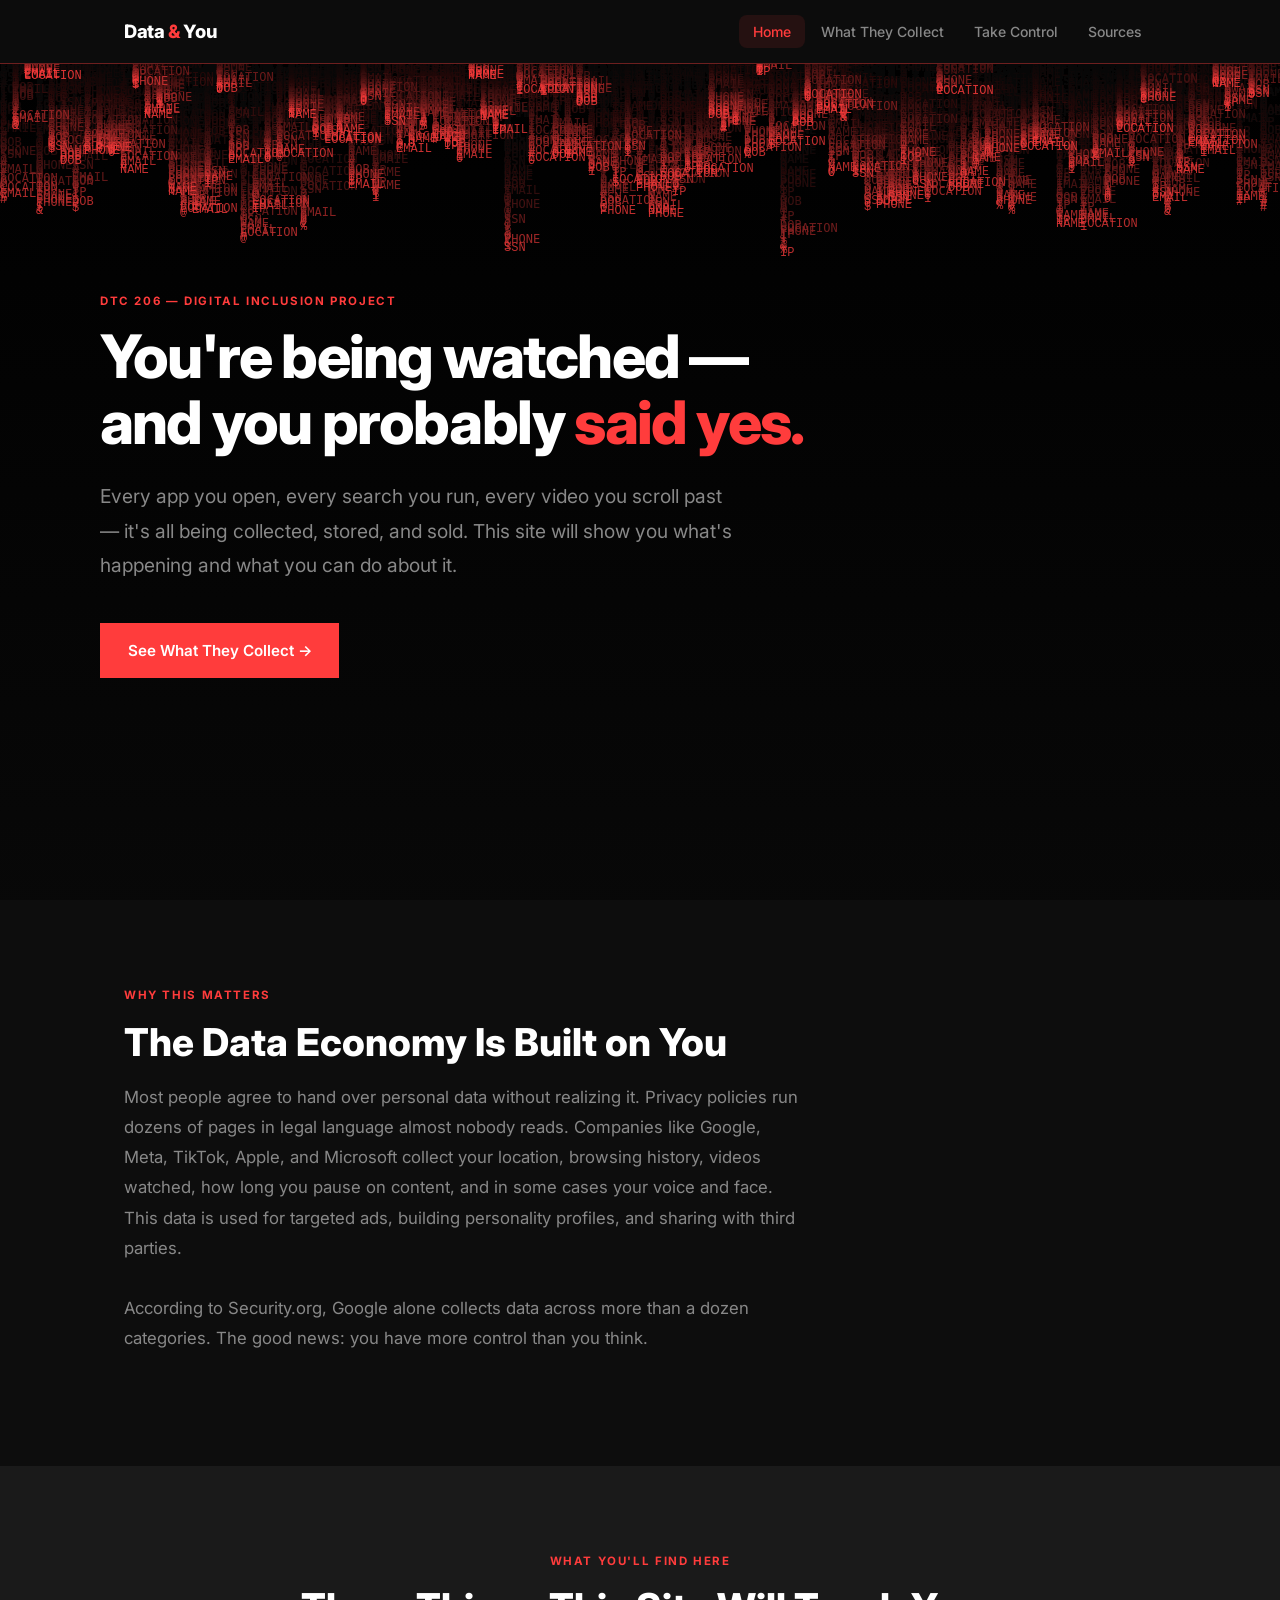
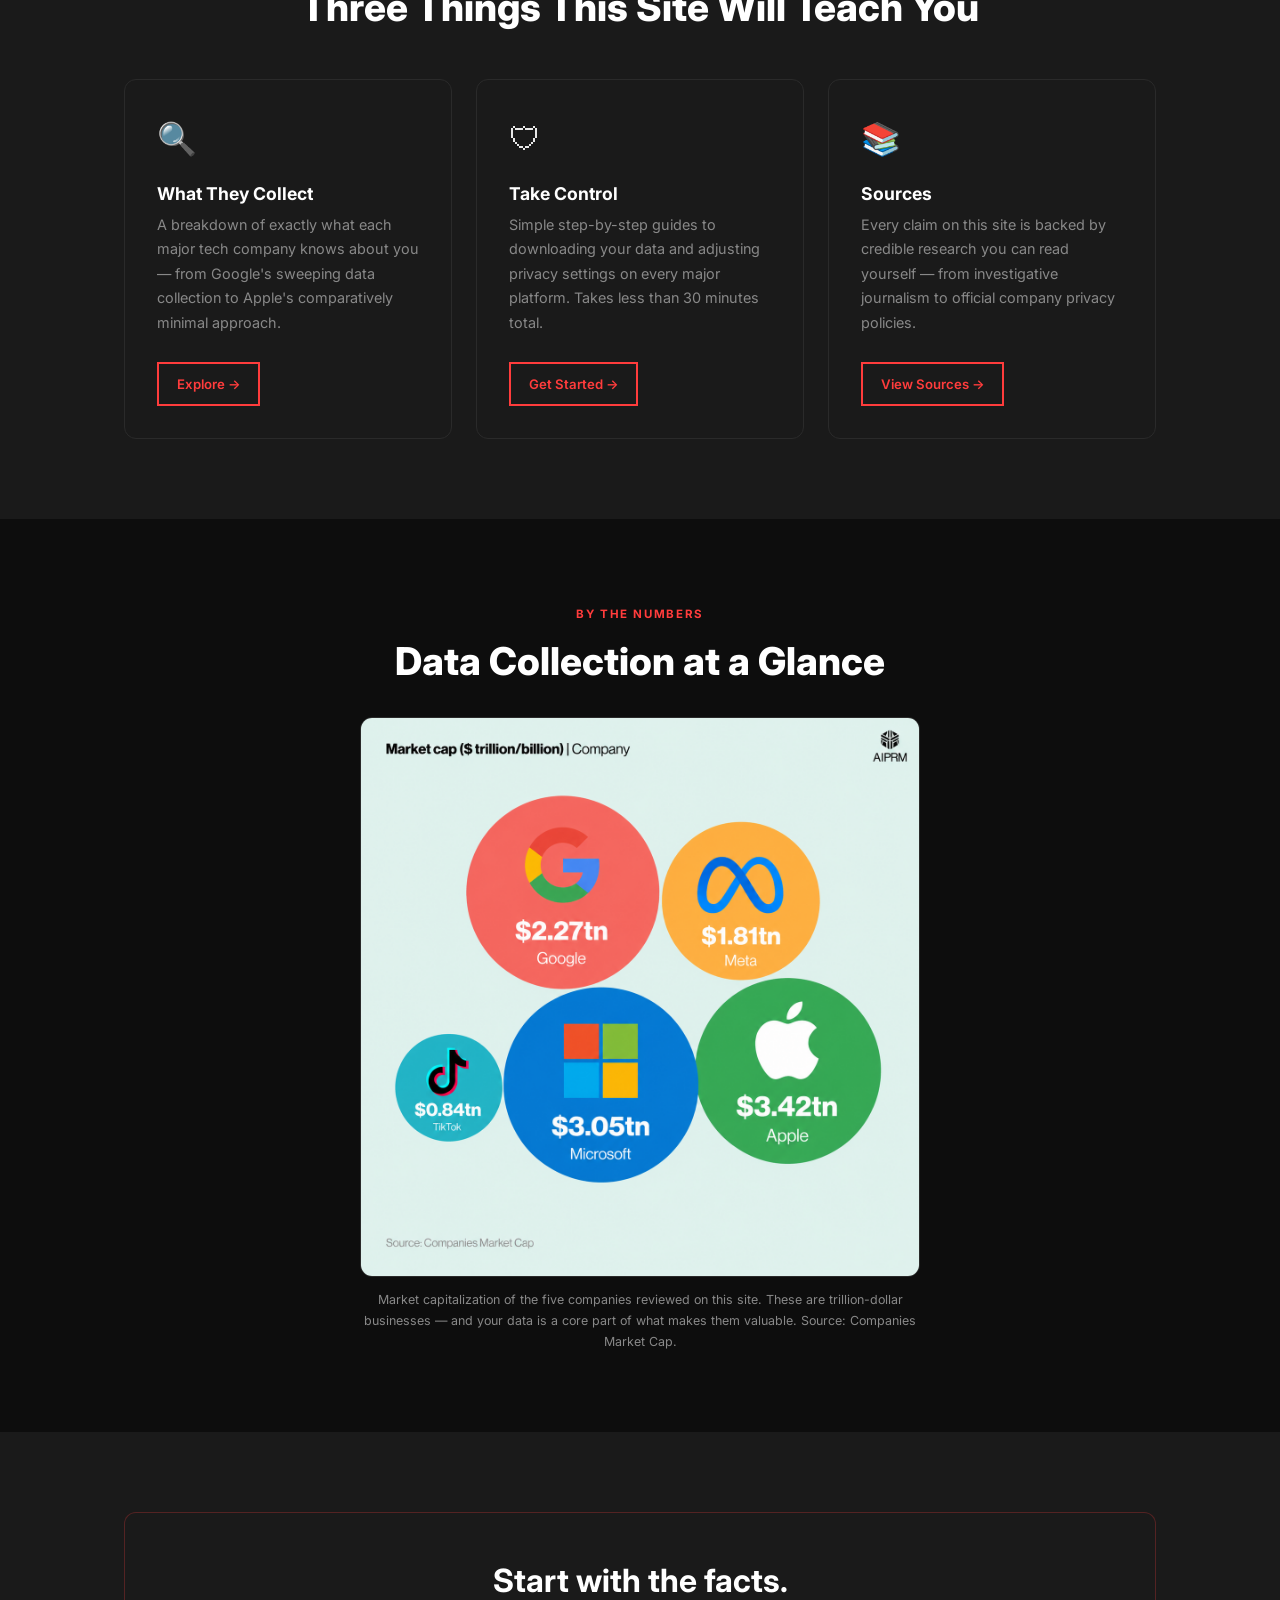
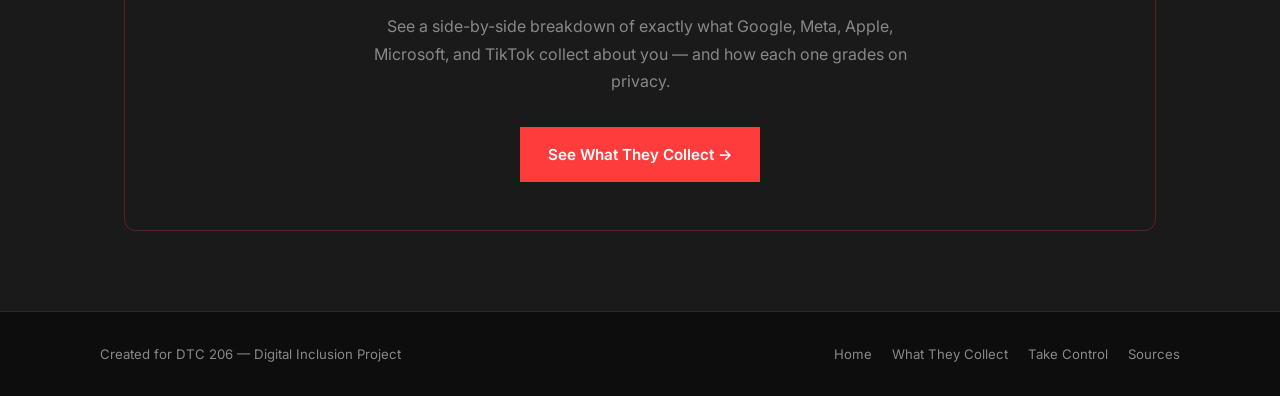
<file: index.html>
<!DOCTYPE html>
<html lang="en">
<head>
  <meta charset="UTF-8" />
  <meta name="viewport" content="width=device-width, initial-scale=1.0" />
  <title>Data & You — Digital Privacy Awareness</title>
  <link rel="stylesheet" href="styles.css" />
</head>
<body>

  <nav class="nav">
    <div class="nav__inner">
      <a href="index.html" class="nav__brand">Data <span>&</span> You</a>
      <button class="nav__toggle" aria-label="Toggle navigation"
        onclick="this.nextElementSibling.classList.toggle('open')">
        <span></span><span></span><span></span>
      </button>
      <ul class="nav__links">
        <li><a href="index.html" class="active">Home</a></li>
        <li><a href="what-they-collect.html">What They Collect</a></li>
        <li><a href="take-control.html">Take Control</a></li>
        <li><a href="sources.html">Sources</a></li>
      </ul>
    </div>
  </nav>

  <section class="hero">
    <!-- Matrix rain canvas — z-index 0 -->
    <canvas id="matrix-bg" aria-hidden="true"></canvas>
    <!-- Gradient overlay for text readability — z-index 0 -->
    <div class="hero__overlay" aria-hidden="true"></div>
    <!-- Hero content — z-index 1 -->
    <div class="hero__inner">
      <span class="eyebrow">DTC 206 — Digital Inclusion Project</span>
      <h1>You're being watched —<br>and you probably <em>said yes.</em></h1>
      <p class="hero__sub">
        Every app you open, every search you run, every video you scroll past — it's all being collected, stored, and sold. This site will show you what's happening and what you can do about it.
      </p>
      <a href="what-they-collect.html" class="btn btn--teal">See What They Collect →</a>
    </div>
  </section>

  <script>
    (function () {
      var canvas = document.getElementById('matrix-bg');
      var ctx = canvas.getContext('2d');
      var FONT = 12;

      // Character pool: symbols + data words
      var SYMS = ['0','1','0','1','0','1','@','#','$','%','&',
                  'NAME','EMAIL','LOCATION','DOB','IP','SSN','PHONE'];

      var cols, drops, speeds;

      function setup() {
        var hero = canvas.parentElement;
        canvas.width  = hero.offsetWidth;
        canvas.height = hero.offsetHeight;

        var mobile = window.innerWidth < 768;
        var totalCols = Math.floor(canvas.width / FONT);
        cols = mobile ? Math.floor(totalCols / 2) : totalCols;

        drops = [];
        speeds = [];
        for (var i = 0; i < cols; i++) {
          // Stagger starts so columns don't all begin at top together
          drops[i]  = Math.floor(Math.random() * -(canvas.height / FONT));
          speeds[i] = 1 + Math.random() * 2; // 1–3 px per frame
        }
      }

      function draw() {
        // Fade trail toward background color
        ctx.fillStyle = 'rgba(13, 13, 13, 0.07)';
        ctx.fillRect(0, 0, canvas.width, canvas.height);

        ctx.font = FONT + 'px monospace';

        var mobile    = window.innerWidth < 768;
        var colStep   = mobile ? FONT * 2 : FONT;

        for (var i = 0; i < cols; i++) {
          var x   = i * colStep;
          var y   = drops[i];
          var sym = SYMS[Math.floor(Math.random() * SYMS.length)];

          // Leading character — bright red
          ctx.fillStyle = 'rgba(255, 60, 60, 0.85)';
          ctx.fillText(sym, x, y);

          // Advance this column
          drops[i] += speeds[i];

          // Reset column to top (with random delay) once it leaves the bottom
          if (drops[i] > canvas.height + FONT * 5 && Math.random() > 0.97) {
            drops[i] = 0;
          }
        }

        requestAnimationFrame(draw);
      }

      setup();

      // Resize canvas when window changes
      var resizeTimer;
      window.addEventListener('resize', function () {
        clearTimeout(resizeTimer);
        resizeTimer = setTimeout(setup, 150);
      });

      draw();
    })();
  </script>

  <section class="section">
    <div class="container">
      <span class="eyebrow">Why This Matters</span>
      <h2 class="section-title">The Data Economy Is Built on You</h2>
      <div class="section-lead" style="margin-bottom: 2rem;">
        <p>
          Most people agree to hand over personal data without realizing it. Privacy policies run dozens of pages in legal language almost nobody reads. Companies like Google, Meta, TikTok, Apple, and Microsoft collect your location, browsing history, videos watched, how long you pause on content, and in some cases your voice and face. This data is used for targeted ads, building personality profiles, and sharing with third parties.
        </p>
        <br>
        <p>
          According to Security.org, Google alone collects data across more than a dozen categories. The good news: you have more control than you think.
        </p>
      </div>


    </div>
  </section>

  <section class="section section--alt">
    <div class="container">
      <div class="text-center" style="margin-bottom: 3rem;">
        <span class="eyebrow">What You'll Find Here</span>
        <h2 class="section-title">Three Things This Site Will Teach You</h2>
      </div>

      <div class="card-grid">
        <div class="card">
          <div class="card__icon">🔍</div>
          <h3>What They Collect</h3>
          <p>A breakdown of exactly what each major tech company knows about you — from Google's sweeping data collection to Apple's comparatively minimal approach.</p>
          <br>
          <a href="what-they-collect.html" class="btn btn--outline btn--sm">Explore →</a>
        </div>
        <div class="card">
          <div class="card__icon">🛡</div>
          <h3>Take Control</h3>
          <p>Simple step-by-step guides to downloading your data and adjusting privacy settings on every major platform. Takes less than 30 minutes total.</p>
          <br>
          <a href="take-control.html" class="btn btn--outline btn--sm">Get Started →</a>
        </div>
        <div class="card">
          <div class="card__icon">📚</div>
          <h3>Sources</h3>
          <p>Every claim on this site is backed by credible research you can read yourself — from investigative journalism to official company privacy policies.</p>
          <br>
          <a href="sources.html" class="btn btn--outline btn--sm">View Sources →</a>
        </div>
      </div>
    </div>
  </section>

  <section class="section">
    <div class="container">
      <div class="text-center" style="margin-bottom: 2rem;">
        <span class="eyebrow">By the Numbers</span>
        <h2 class="section-title">Data Collection at a Glance</h2>
      </div>

      <figure style="max-width:560px; margin:0 auto; text-align:center;">
        <img
          src="infographic.png"
          alt="Bubble chart showing market capitalization of major tech companies: Apple $3.42 trillion, Microsoft $3.05 trillion, Google $2.27 trillion, Meta $1.81 trillion, TikTok $0.84 trillion"
          style="width:100%; border-radius:var(--radius); border:1px solid var(--border);"
        />
        <figcaption style="margin-top:0.75rem; font-size:0.78rem; color:var(--text-muted);">
          Market capitalization of the five companies reviewed on this site. These are trillion-dollar businesses — and your data is a core part of what makes them valuable. Source: Companies Market Cap.
        </figcaption>
      </figure>
    </div>
  </section>

  <section class="section section--alt">
    <div class="container">
      <div class="cta-banner">
        <h2>Start with the facts.</h2>
        <p>See a side-by-side breakdown of exactly what Google, Meta, Apple, Microsoft, and TikTok collect about you — and how each one grades on privacy.</p>
        <a href="what-they-collect.html" class="btn btn--teal">See What They Collect →</a>
      </div>
    </div>
  </section>

  <footer class="footer">
    <div class="footer__inner">
      <p class="footer__copy">Created for DTC 206 — Digital Inclusion Project</p>
      <ul class="footer__links">
        <li><a href="index.html">Home</a></li>
        <li><a href="what-they-collect.html">What They Collect</a></li>
        <li><a href="take-control.html">Take Control</a></li>
        <li><a href="sources.html">Sources</a></li>
      </ul>
    </div>
  </footer>

</body>
</html>
</file>
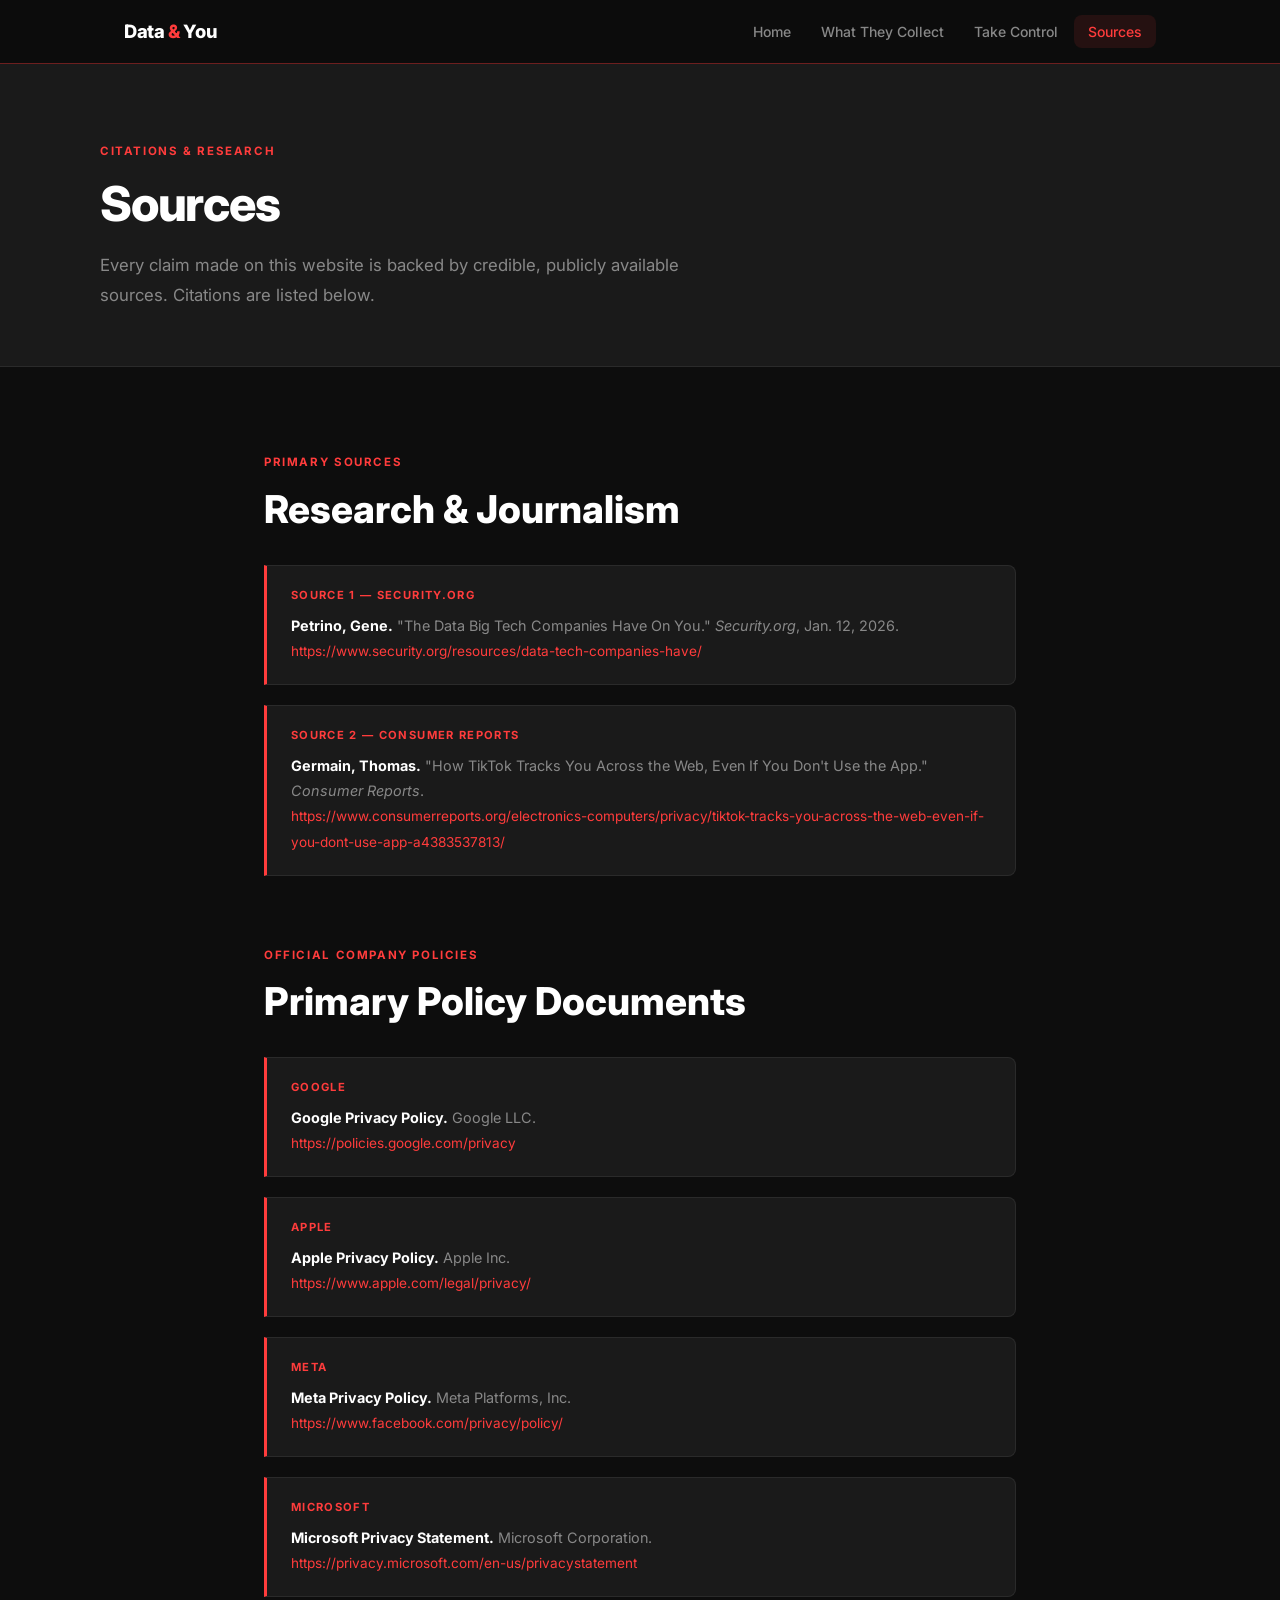
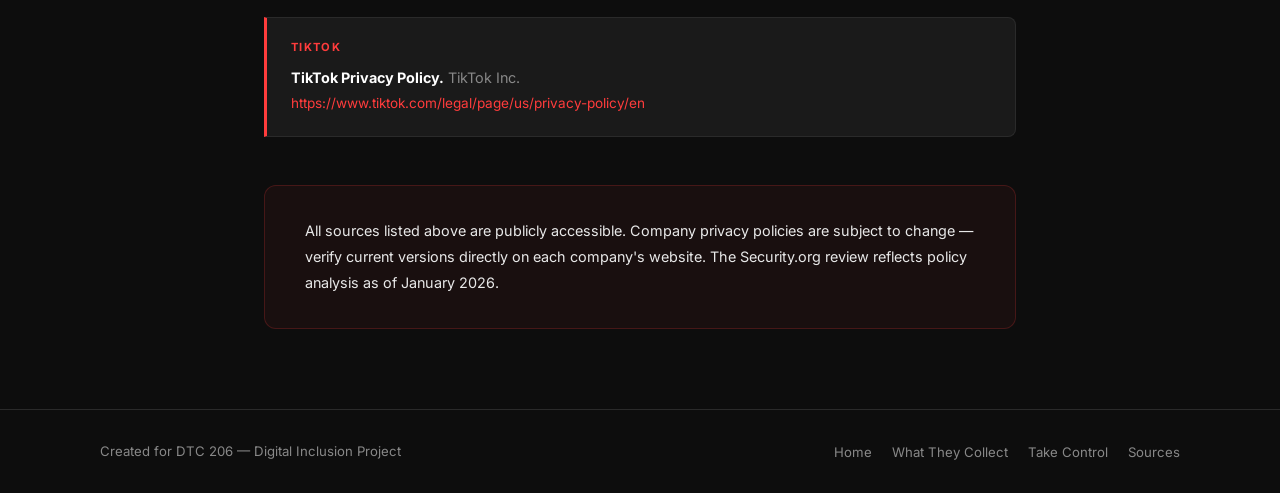
<file: sources.html>
<!DOCTYPE html>
<html lang="en">
<head>
  <meta charset="UTF-8" />
  <meta name="viewport" content="width=device-width, initial-scale=1.0" />
  <title>Sources — Data & You</title>
  <link rel="stylesheet" href="styles.css" />
</head>
<body>

  <nav class="nav">
    <div class="nav__inner">
      <a href="index.html" class="nav__brand">Data <span>&</span> You</a>
      <button class="nav__toggle" aria-label="Toggle navigation"
        onclick="this.nextElementSibling.classList.toggle('open')">
        <span></span><span></span><span></span>
      </button>
      <ul class="nav__links">
        <li><a href="index.html">Home</a></li>
        <li><a href="what-they-collect.html">What They Collect</a></li>
        <li><a href="take-control.html">Take Control</a></li>
        <li><a href="sources.html" class="active">Sources</a></li>
      </ul>
    </div>
  </nav>

  <header class="page-header">
    <div class="page-header__inner">
      <span class="eyebrow">Citations & Research</span>
      <h1>Sources</h1>
      <p>Every claim made on this website is backed by credible, publicly available sources. Citations are listed below.</p>
    </div>
  </header>
  <section class="section">
    <div class="container" style="max-width:800px;">

      <span class="eyebrow">Primary Sources</span>
      <h2 class="section-title" style="margin-bottom:2rem;">Research &amp; Journalism</h2>

      <div class="source-list">

        <div class="source-item">
          <div class="source-item__label">Source 1 — Security.org</div>
          <div class="source-item__citation">
            <strong>Petrino, Gene.</strong> "The Data Big Tech Companies Have On You." <em>Security.org</em>, Jan. 12, 2026.<br>
            <a href="https://www.security.org/resources/data-tech-companies-have/" target="_blank" rel="noopener">
              https://www.security.org/resources/data-tech-companies-have/
            </a>
          </div>
        </div>

        <div class="source-item">
          <div class="source-item__label">Source 2 — Consumer Reports</div>
          <div class="source-item__citation">
            <strong>Germain, Thomas.</strong> "How TikTok Tracks You Across the Web, Even If You Don't Use the App." <em>Consumer Reports</em>.<br>
            <a href="https://www.consumerreports.org/electronics-computers/privacy/tiktok-tracks-you-across-the-web-even-if-you-dont-use-app-a4383537813/" target="_blank" rel="noopener">
              https://www.consumerreports.org/electronics-computers/privacy/tiktok-tracks-you-across-the-web-even-if-you-dont-use-app-a4383537813/
            </a>
          </div>
        </div>

      </div>

      <div style="margin-top:4rem;">
        <span class="eyebrow">Official Company Policies</span>
        <h2 class="section-title" style="margin-bottom:2rem;">Primary Policy Documents</h2>

        <div class="source-list">

          <div class="source-item">
            <div class="source-item__label">Google</div>
            <div class="source-item__citation">
              <strong>Google Privacy Policy.</strong> Google LLC.<br>
              <a href="https://policies.google.com/privacy" target="_blank" rel="noopener">
                https://policies.google.com/privacy
              </a>
            </div>
          </div>

          <div class="source-item">
            <div class="source-item__label">Apple</div>
            <div class="source-item__citation">
              <strong>Apple Privacy Policy.</strong> Apple Inc.<br>
              <a href="https://www.apple.com/legal/privacy/" target="_blank" rel="noopener">
                https://www.apple.com/legal/privacy/
              </a>
            </div>
          </div>

          <div class="source-item">
            <div class="source-item__label">Meta</div>
            <div class="source-item__citation">
              <strong>Meta Privacy Policy.</strong> Meta Platforms, Inc.<br>
              <a href="https://www.facebook.com/privacy/policy/" target="_blank" rel="noopener">
                https://www.facebook.com/privacy/policy/
              </a>
            </div>
          </div>

          <div class="source-item">
            <div class="source-item__label">Microsoft</div>
            <div class="source-item__citation">
              <strong>Microsoft Privacy Statement.</strong> Microsoft Corporation.<br>
              <a href="https://privacy.microsoft.com/en-us/privacystatement" target="_blank" rel="noopener">
                https://privacy.microsoft.com/en-us/privacystatement
              </a>
            </div>
          </div>

          <div class="source-item">
            <div class="source-item__label">TikTok</div>
            <div class="source-item__citation">
              <strong>TikTok Privacy Policy.</strong> TikTok Inc.<br>
              <a href="https://www.tiktok.com/legal/page/us/privacy-policy/en" target="_blank" rel="noopener">
                https://www.tiktok.com/legal/page/us/privacy-policy/en
              </a>
            </div>
          </div>

        </div>
      </div>

      <!-- Note -->
      <div style="margin-top:3rem;" class="highlight-box">
        <p style="font-size:0.9rem;">
          All sources listed above are publicly accessible. Company privacy policies are subject to change — verify current versions directly on each company's website. The Security.org review reflects policy analysis as of January 2026.
        </p>
      </div>

    </div>
  </section>

  <footer class="footer">
    <div class="footer__inner">
      <p class="footer__copy">Created for DTC 206 — Digital Inclusion Project</p>
      <ul class="footer__links">
        <li><a href="index.html">Home</a></li>
        <li><a href="what-they-collect.html">What They Collect</a></li>
        <li><a href="take-control.html">Take Control</a></li>
        <li><a href="sources.html">Sources</a></li>
      </ul>
    </div>
  </footer>

</body>
</html>
</file>
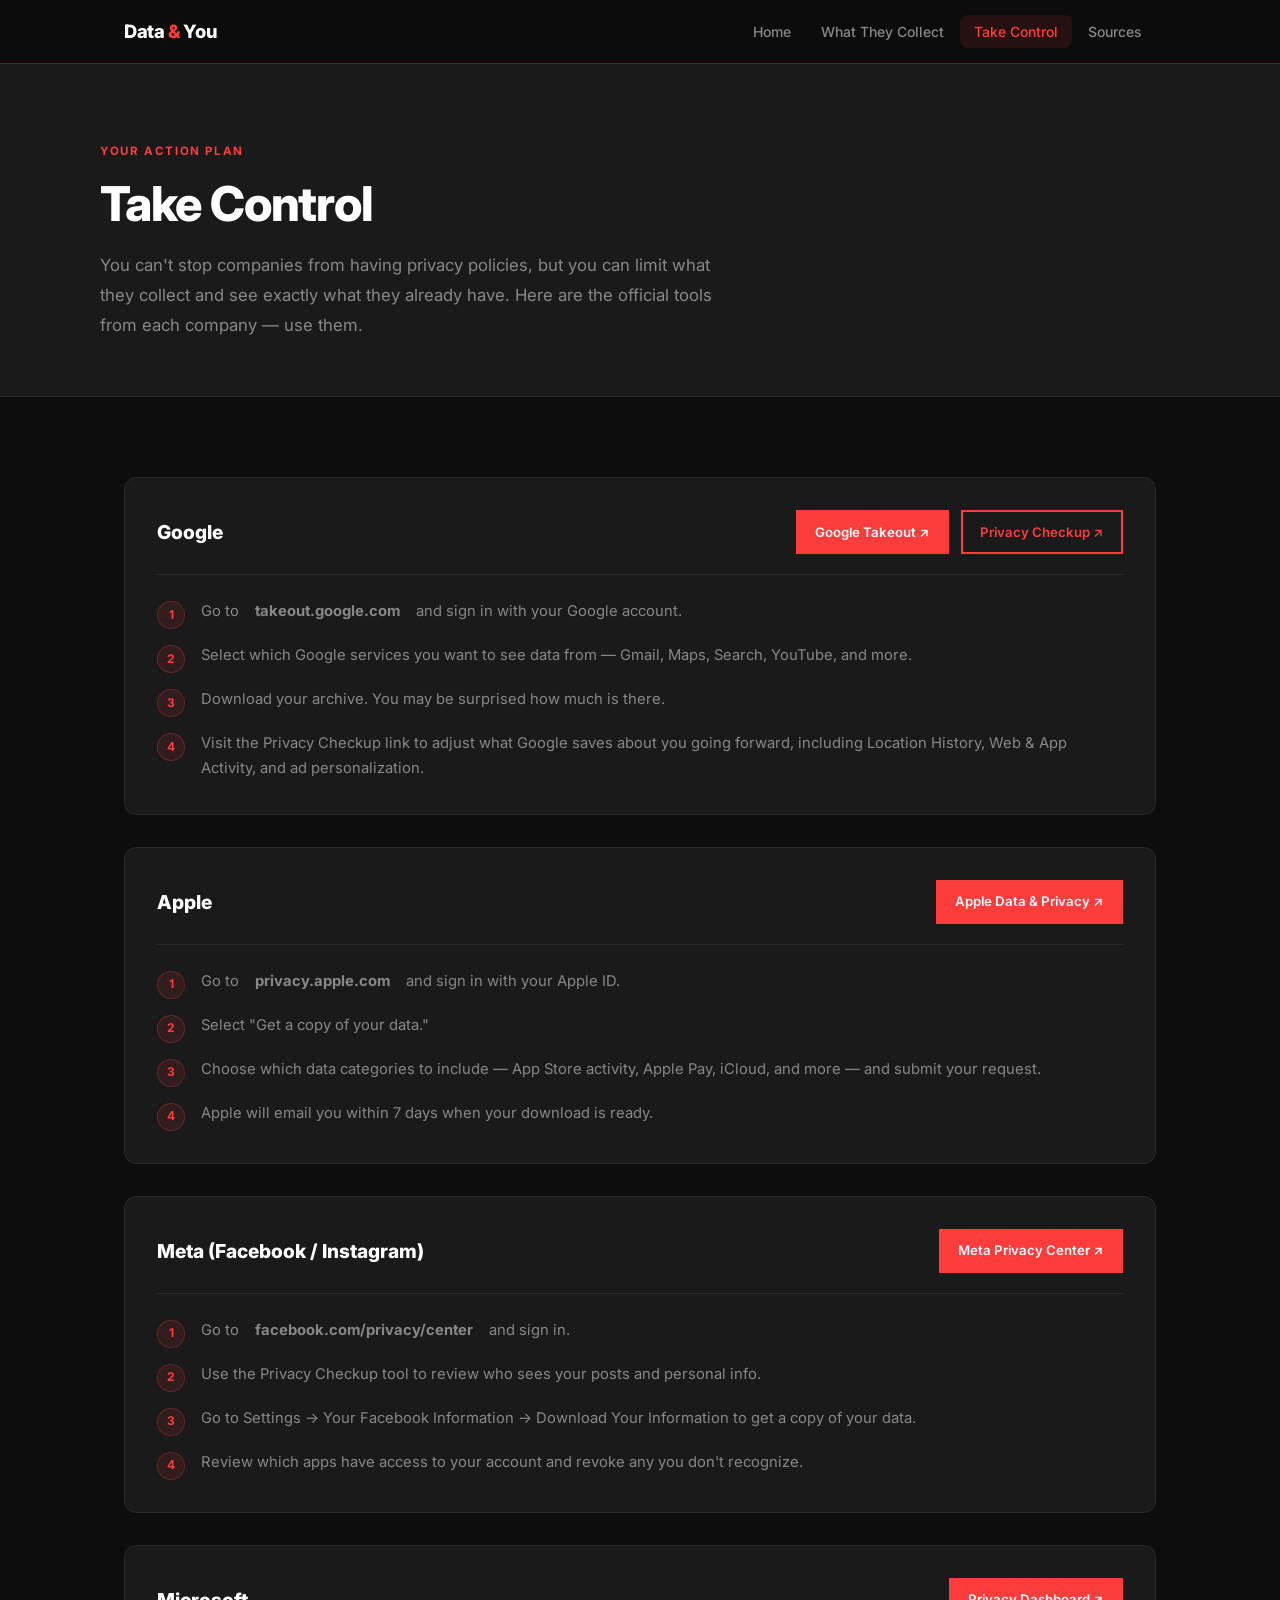
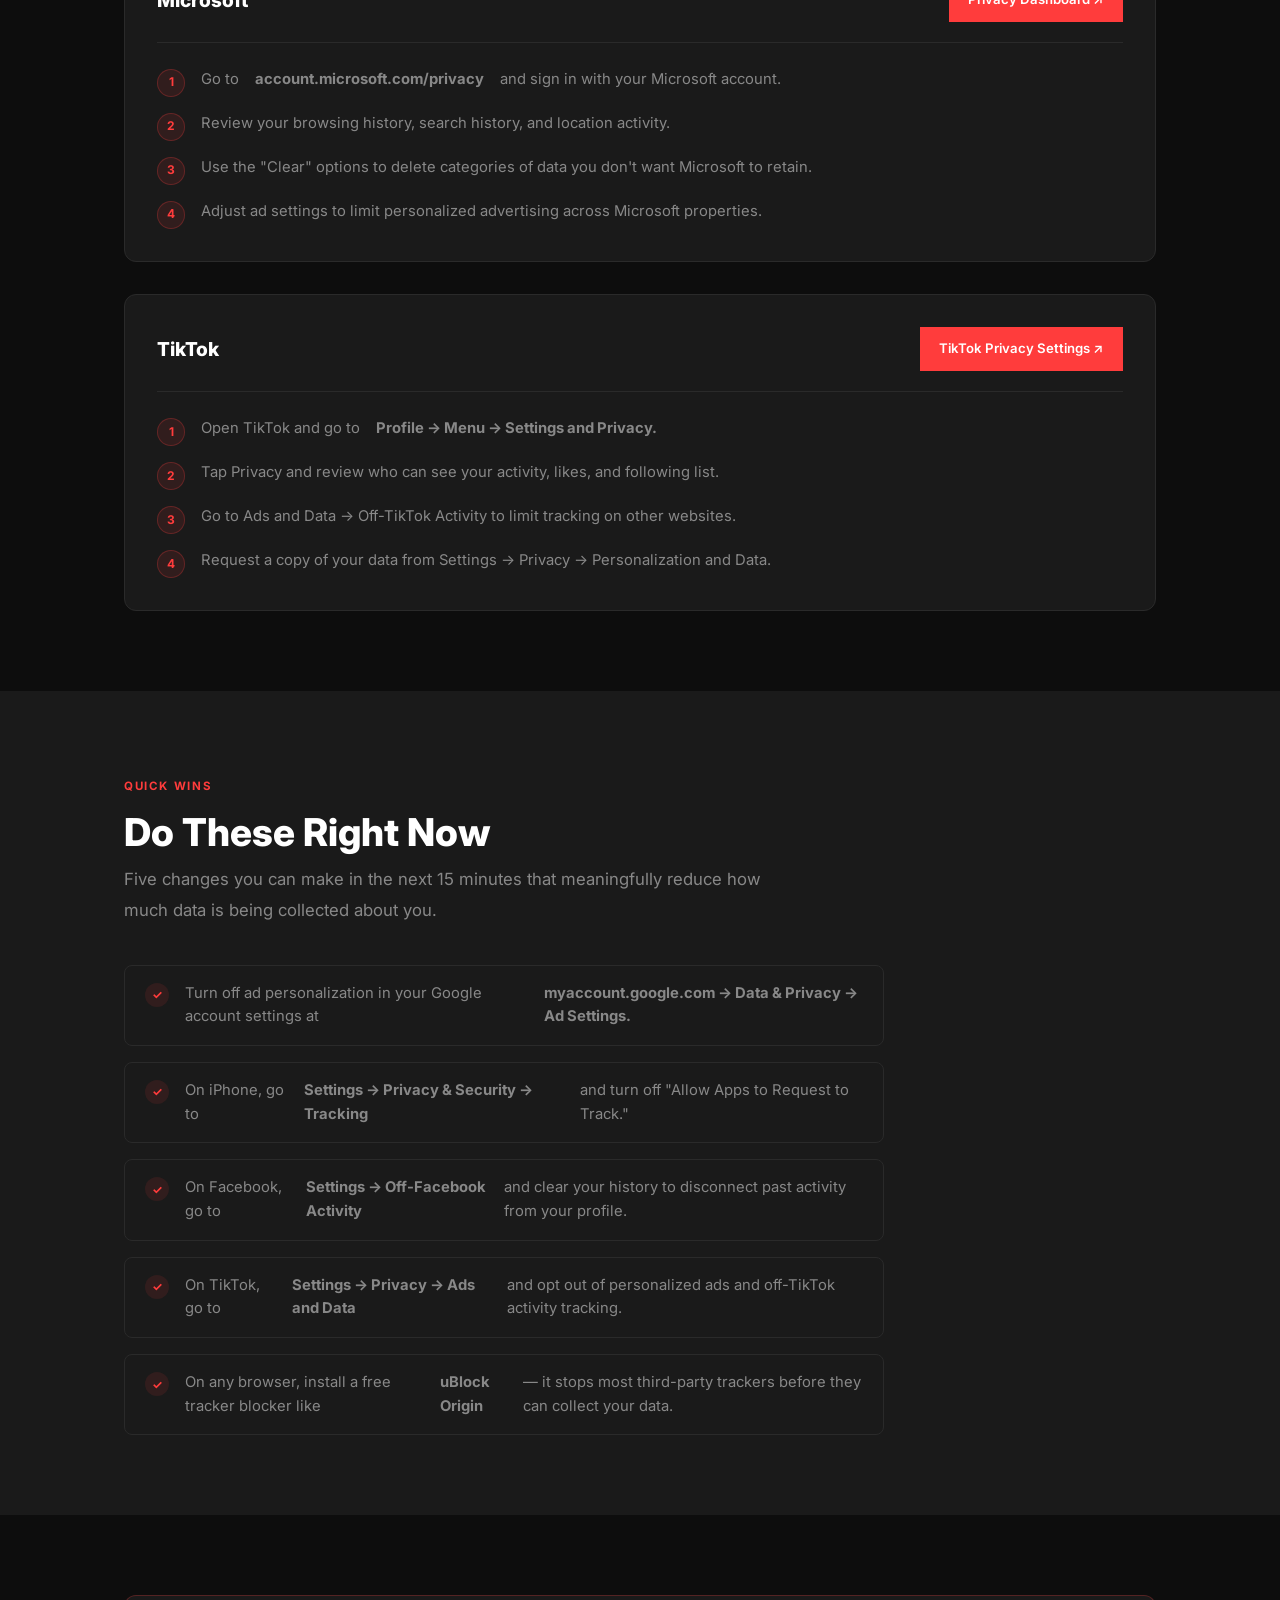
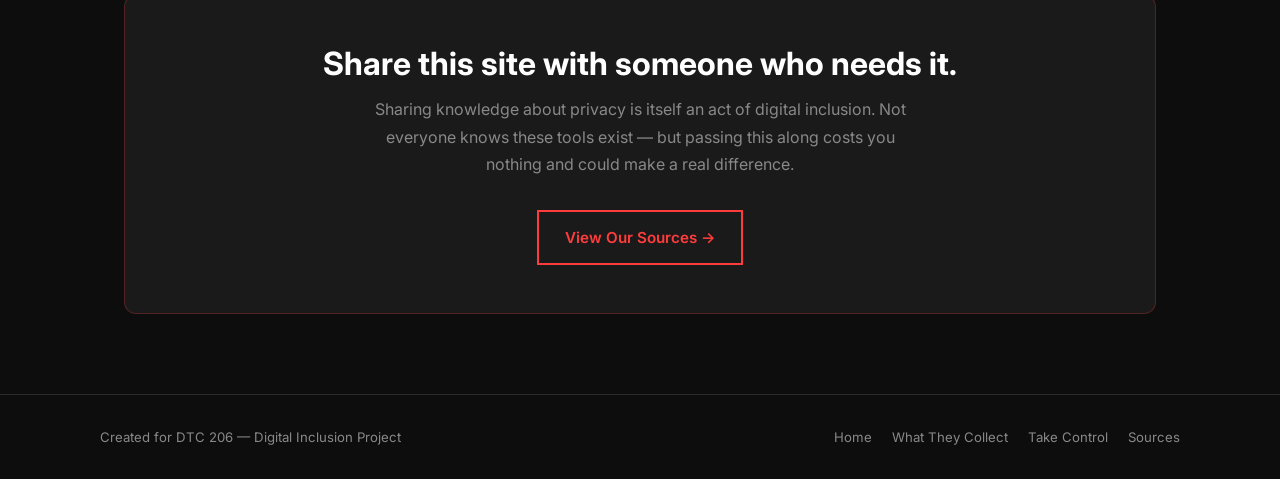
<file: take-control.html>
<!DOCTYPE html>
<html lang="en">
<head>
  <meta charset="UTF-8" />
  <meta name="viewport" content="width=device-width, initial-scale=1.0" />
  <title>Take Control — Data & You</title>
  <link rel="stylesheet" href="styles.css" />
</head>
<body>

  <nav class="nav">
    <div class="nav__inner">
      <a href="index.html" class="nav__brand">Data <span>&</span> You</a>
      <button class="nav__toggle" aria-label="Toggle navigation"
        onclick="this.nextElementSibling.classList.toggle('open')">
        <span></span><span></span><span></span>
      </button>
      <ul class="nav__links">
        <li><a href="index.html">Home</a></li>
        <li><a href="what-they-collect.html">What They Collect</a></li>
        <li><a href="take-control.html" class="active">Take Control</a></li>
        <li><a href="sources.html">Sources</a></li>
      </ul>
    </div>
  </nav>


  <header class="page-header">
    <div class="page-header__inner">
      <span class="eyebrow">Your Action Plan</span>
      <h1>Take Control</h1>
      <p>You can't stop companies from having privacy policies, but you can limit what they collect and see exactly what they already have. Here are the official tools from each company — use them.</p>
    </div>
  </header>


  <section class="section">
    <div class="container">
      <div class="guide-cards">

       
        <article class="guide-card">
          <div class="guide-card__header">
            <h3>Google</h3>
            <div class="guide-card__tools">
              <a href="https://takeout.google.com" target="_blank" rel="noopener" class="btn btn--teal btn--sm">Google Takeout ↗</a>
              <a href="https://myaccount.google.com/intro/privacycheckup" target="_blank" rel="noopener" class="btn btn--outline btn--sm">Privacy Checkup ↗</a>
            </div>
          </div>
          <ol class="steps">
            <li>Go to <strong>takeout.google.com</strong> and sign in with your Google account.</li>
            <li>Select which Google services you want to see data from — Gmail, Maps, Search, YouTube, and more.</li>
            <li>Download your archive. You may be surprised how much is there.</li>
            <li>Visit the Privacy Checkup link to adjust what Google saves about you going forward, including Location History, Web &amp; App Activity, and ad personalization.</li>
          </ol>
        </article>

      
        <article class="guide-card">
          <div class="guide-card__header">
            <h3>Apple</h3>
            <div class="guide-card__tools">
              <a href="https://privacy.apple.com" target="_blank" rel="noopener" class="btn btn--teal btn--sm">Apple Data & Privacy ↗</a>
            </div>
          </div>
          <ol class="steps">
            <li>Go to <strong>privacy.apple.com</strong> and sign in with your Apple ID.</li>
            <li>Select "Get a copy of your data."</li>
            <li>Choose which data categories to include — App Store activity, Apple Pay, iCloud, and more — and submit your request.</li>
            <li>Apple will email you within 7 days when your download is ready.</li>
          </ol>
        </article>

       
        <article class="guide-card">
          <div class="guide-card__header">
            <h3>Meta (Facebook / Instagram)</h3>
            <div class="guide-card__tools">
              <a href="https://www.facebook.com/privacy/center/" target="_blank" rel="noopener" class="btn btn--teal btn--sm">Meta Privacy Center ↗</a>
            </div>
          </div>
          <ol class="steps">
            <li>Go to <strong>facebook.com/privacy/center</strong> and sign in.</li>
            <li>Use the Privacy Checkup tool to review who sees your posts and personal info.</li>
            <li>Go to Settings → Your Facebook Information → Download Your Information to get a copy of your data.</li>
            <li>Review which apps have access to your account and revoke any you don't recognize.</li>
          </ol>
        </article>

        
        <article class="guide-card">
          <div class="guide-card__header">
            <h3>Microsoft</h3>
            <div class="guide-card__tools">
              <a href="https://account.microsoft.com/privacy" target="_blank" rel="noopener" class="btn btn--teal btn--sm">Privacy Dashboard ↗</a>
            </div>
          </div>
          <ol class="steps">
            <li>Go to <strong>account.microsoft.com/privacy</strong> and sign in with your Microsoft account.</li>
            <li>Review your browsing history, search history, and location activity.</li>
            <li>Use the "Clear" options to delete categories of data you don't want Microsoft to retain.</li>
            <li>Adjust ad settings to limit personalized advertising across Microsoft properties.</li>
          </ol>
        </article>

        
        <article class="guide-card">
          <div class="guide-card__header">
            <h3>TikTok</h3>
            <div class="guide-card__tools">
              <a href="https://support.tiktok.com/en/account-and-privacy" target="_blank" rel="noopener" class="btn btn--teal btn--sm">TikTok Privacy Settings ↗</a>
            </div>
          </div>
          <ol class="steps">
            <li>Open TikTok and go to <strong>Profile → Menu → Settings and Privacy.</strong></li>
            <li>Tap Privacy and review who can see your activity, likes, and following list.</li>
            <li>Go to Ads and Data → Off-TikTok Activity to limit tracking on other websites.</li>
            <li>Request a copy of your data from Settings → Privacy → Personalization and Data.</li>
          </ol>
        </article>

      </div><!-- /.guide-cards -->
    </div>
  </section>

  
  <section class="section section--alt">
    <div class="container">
      <span class="eyebrow">Quick Wins</span>
      <h2 class="section-title" style="margin-bottom:0.5rem;">Do These Right Now</h2>
      <p class="section-lead" style="margin-bottom:2.5rem;">Five changes you can make in the next 15 minutes that meaningfully reduce how much data is being collected about you.</p>

      <ul class="quick-wins" style="max-width:760px;">
        <li>Turn off ad personalization in your Google account settings at <strong>myaccount.google.com → Data &amp; Privacy → Ad Settings.</strong></li>
        <li>On iPhone, go to <strong>Settings → Privacy &amp; Security → Tracking</strong> and turn off "Allow Apps to Request to Track."</li>
        <li>On Facebook, go to <strong>Settings → Off-Facebook Activity</strong> and clear your history to disconnect past activity from your profile.</li>
        <li>On TikTok, go to <strong>Settings → Privacy → Ads and Data</strong> and opt out of personalized ads and off-TikTok activity tracking.</li>
        <li>On any browser, install a free tracker blocker like <strong>uBlock Origin</strong> — it stops most third-party trackers before they can collect your data.</li>
      </ul>
    </div>
  </section>

  
  <section class="section">
    <div class="container">
      <div class="cta-banner">
        <h2>Share this site with someone who needs it.</h2>
        <p>
          Sharing knowledge about privacy is itself an act of digital inclusion. Not everyone knows these tools exist — but passing this along costs you nothing and could make a real difference.
        </p>
        <a href="sources.html" class="btn btn--outline">View Our Sources →</a>
      </div>
    </div>
  </section>

  
  <footer class="footer">
    <div class="footer__inner">
      <p class="footer__copy">Created for DTC 206 — Digital Inclusion Project</p>
      <ul class="footer__links">
        <li><a href="index.html">Home</a></li>
        <li><a href="what-they-collect.html">What They Collect</a></li>
        <li><a href="take-control.html">Take Control</a></li>
        <li><a href="sources.html">Sources</a></li>
      </ul>
    </div>
  </footer>

</body>
</html>
</file>
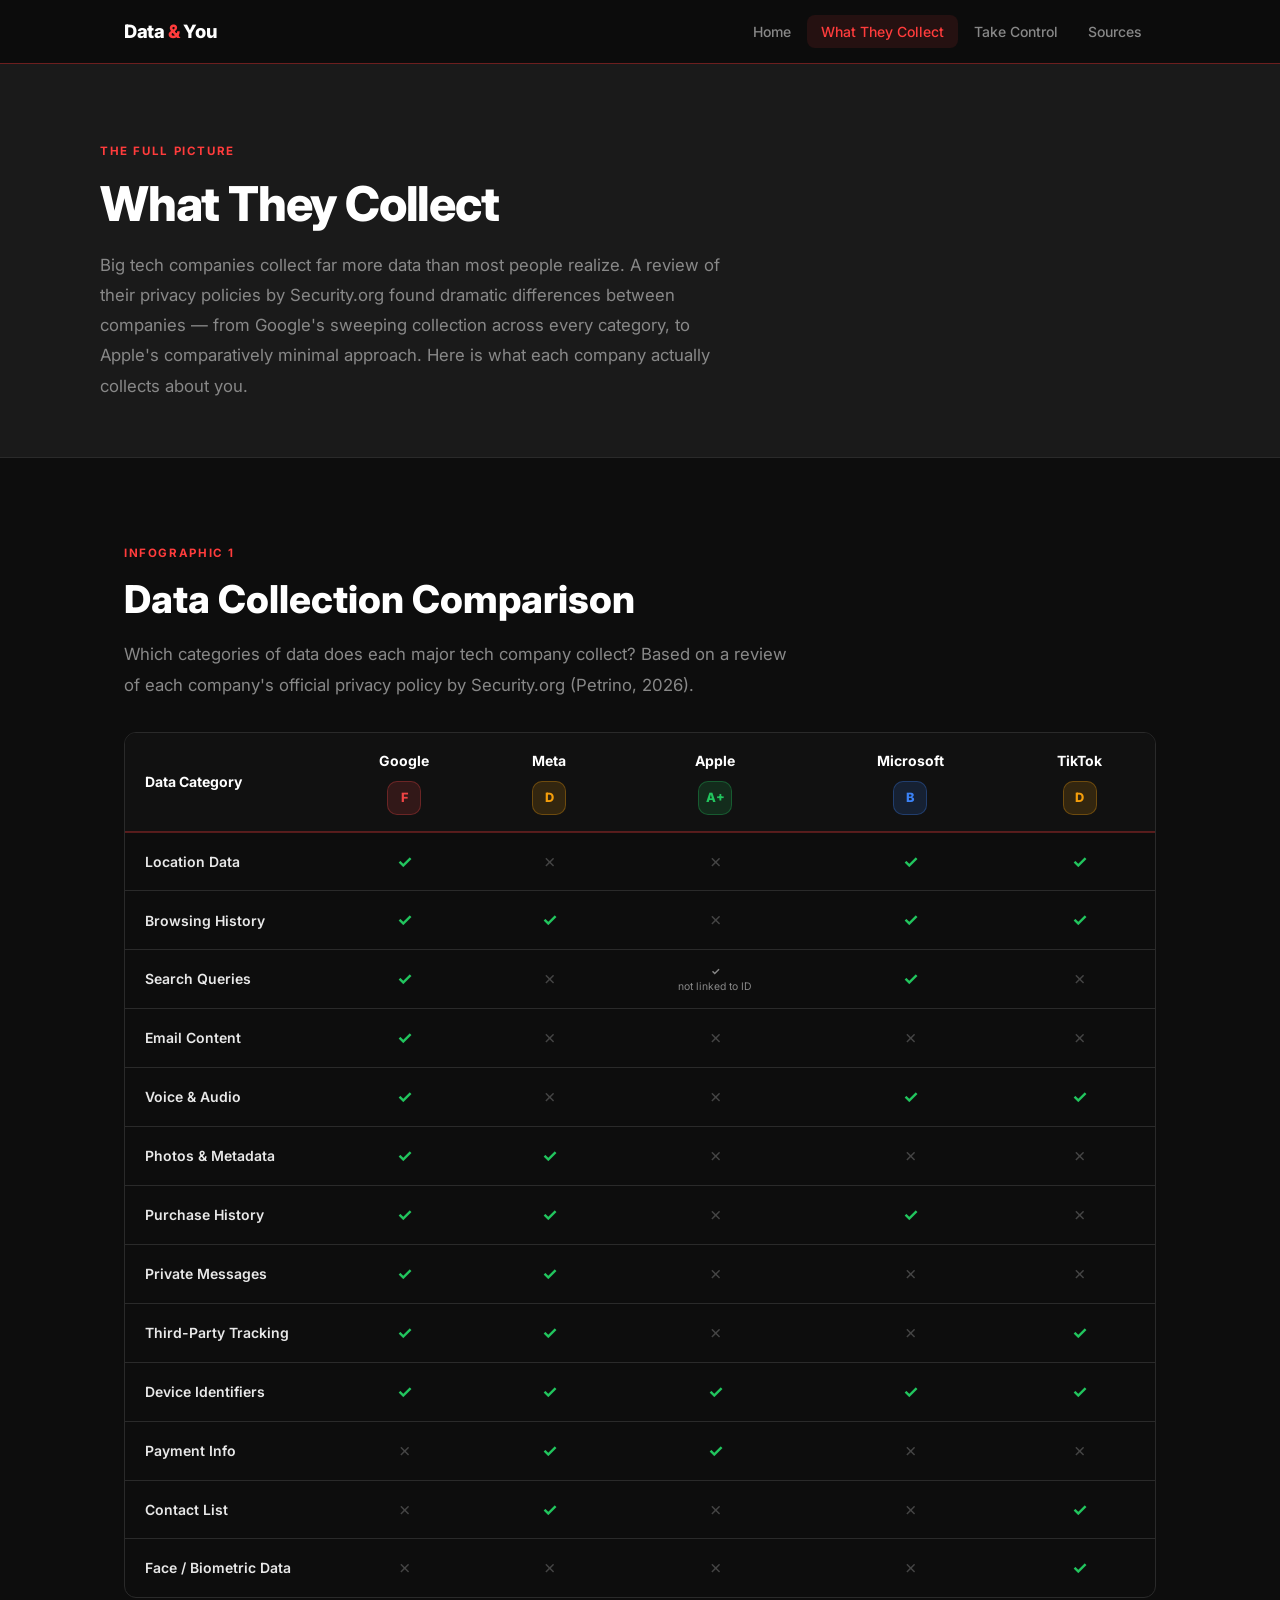
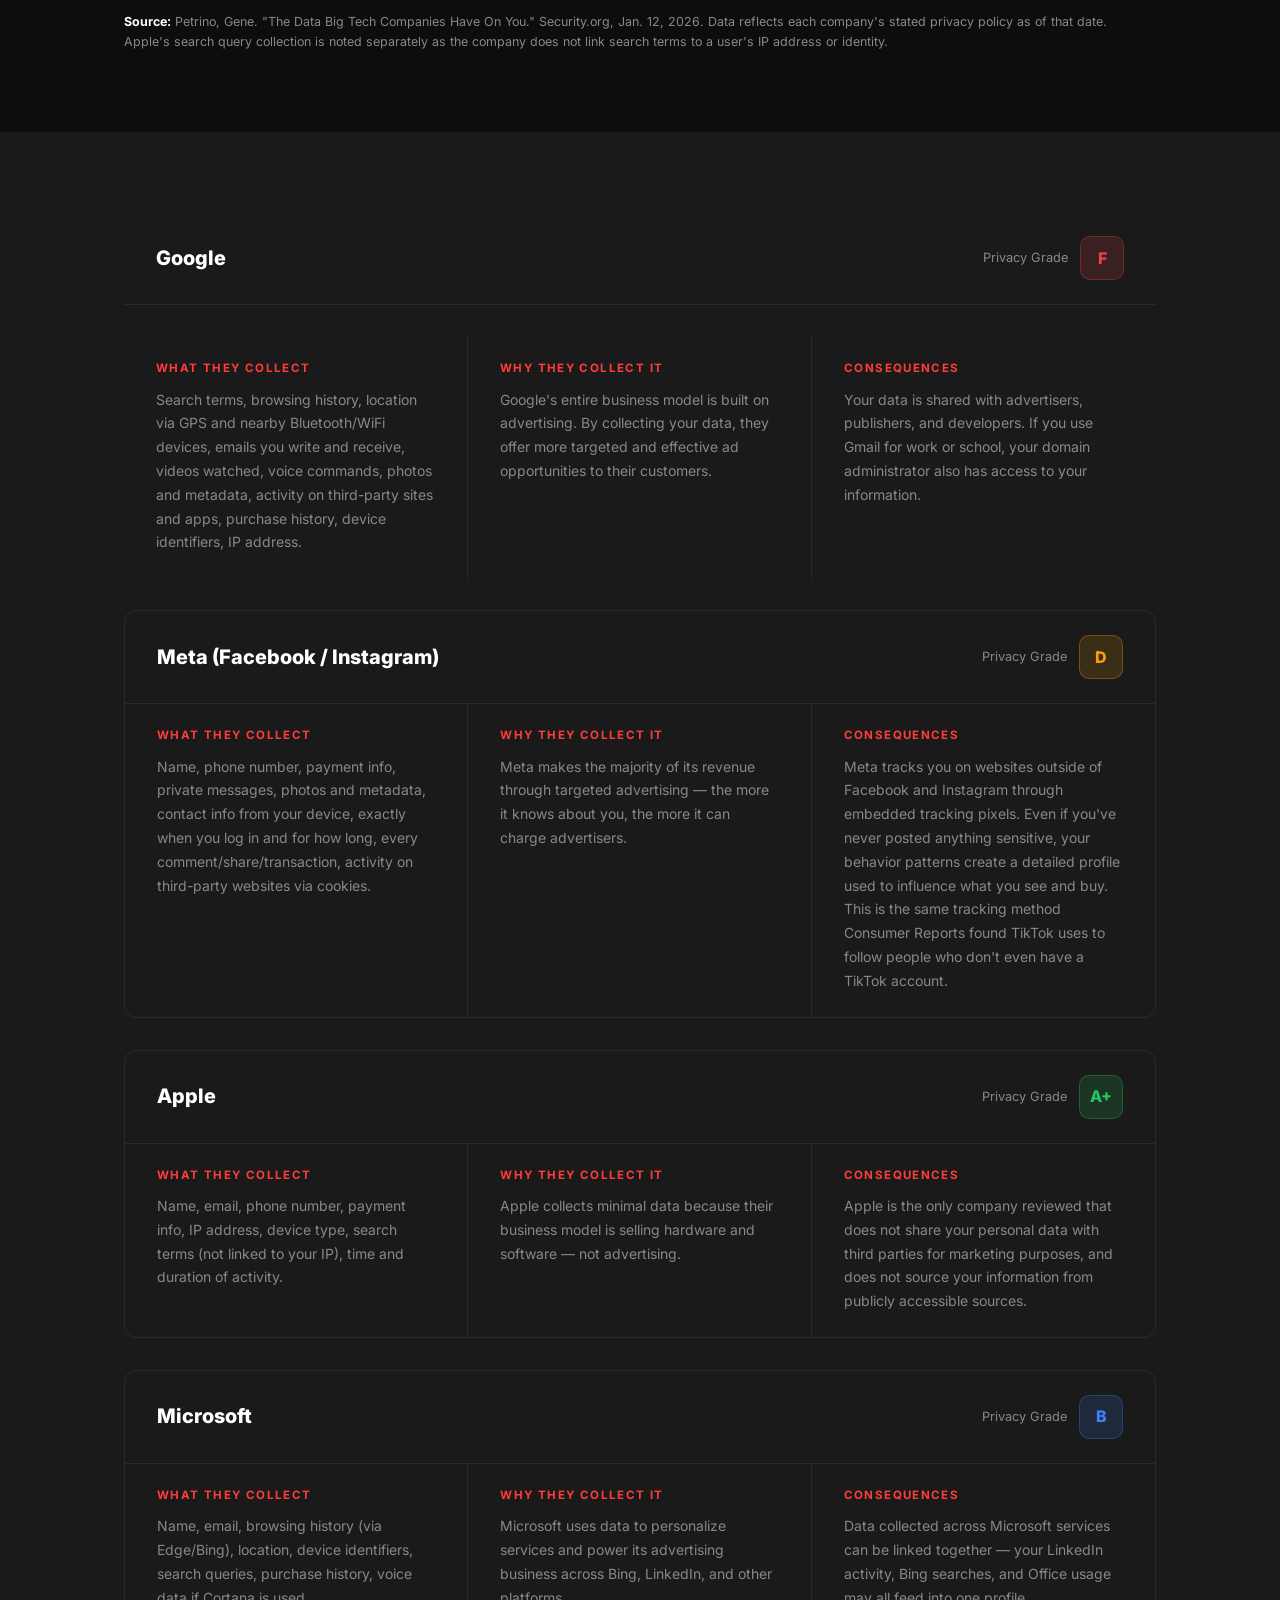
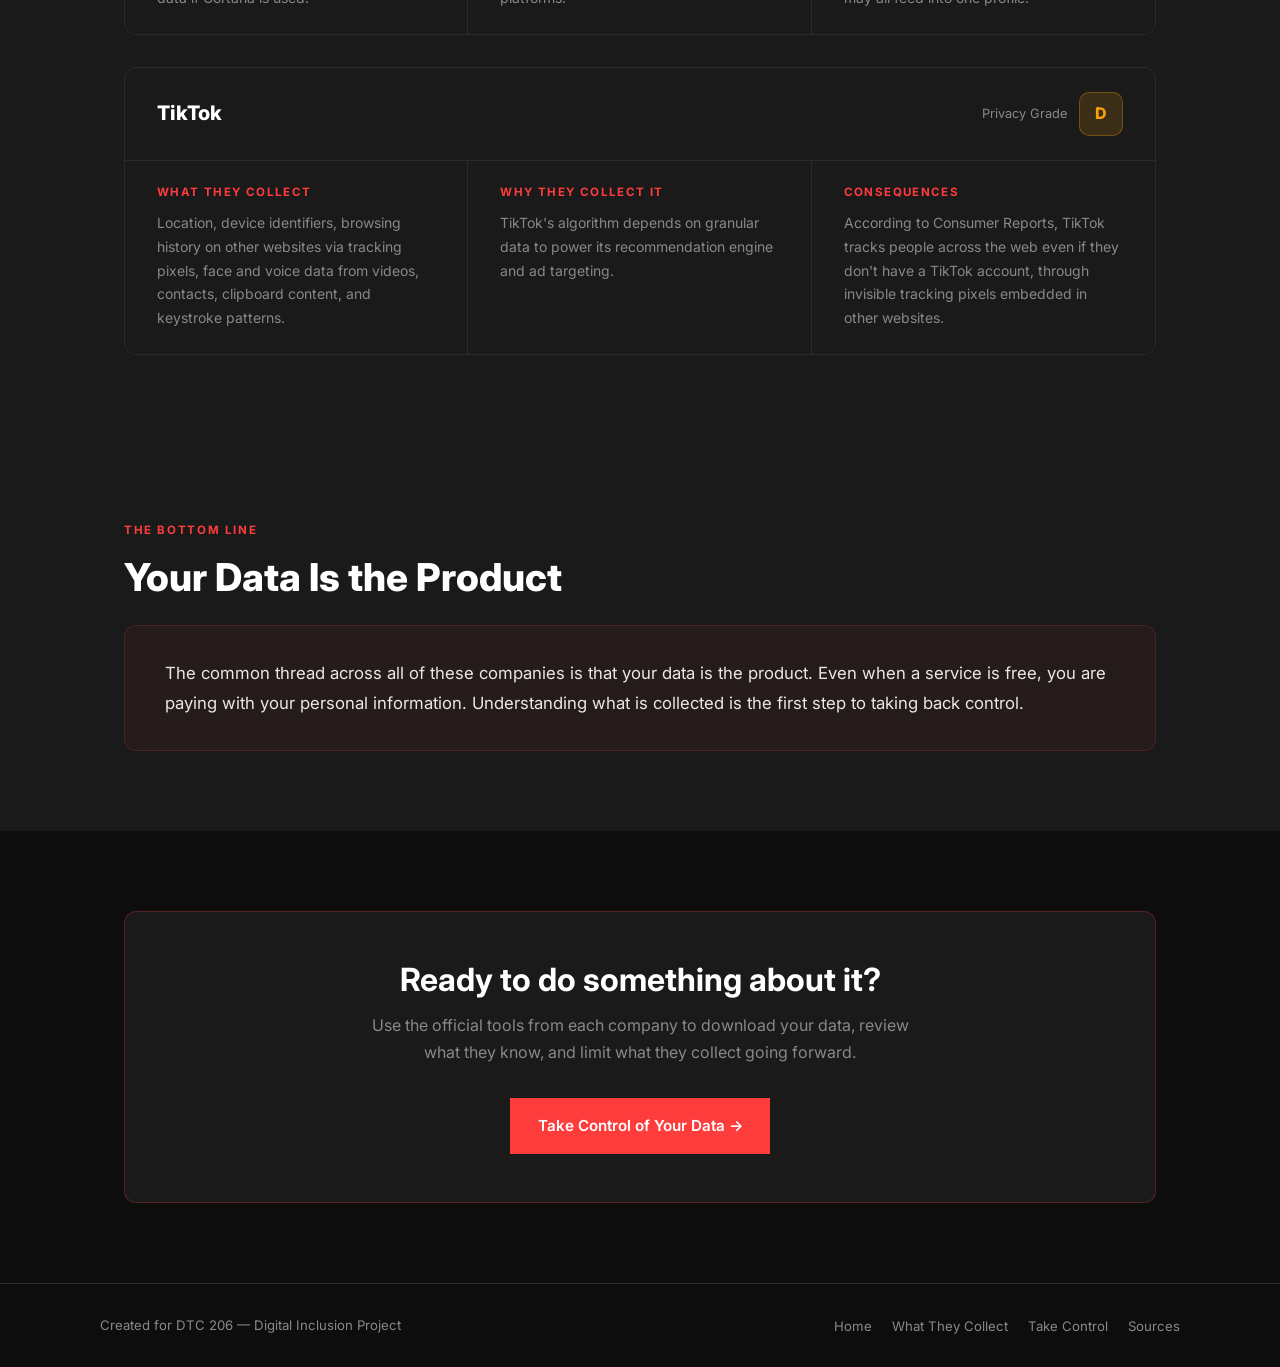
<file: what-they-collect.html>
<!DOCTYPE html>
<html lang="en">
<head>
  <meta charset="UTF-8" />
  <meta name="viewport" content="width=device-width, initial-scale=1.0" />
  <title>What They Collect — Data & You</title>
  <link rel="stylesheet" href="styles.css" />
</head>
<body>

  <nav class="nav">
    <div class="nav__inner">
      <a href="index.html" class="nav__brand">Data <span>&</span> You</a>
      <button class="nav__toggle" aria-label="Toggle navigation"
        onclick="this.nextElementSibling.classList.toggle('open')">
        <span></span><span></span><span></span>
      </button>
      <ul class="nav__links">
        <li><a href="index.html">Home</a></li>
        <li><a href="what-they-collect.html" class="active">What They Collect</a></li>
        <li><a href="take-control.html">Take Control</a></li>
        <li><a href="sources.html">Sources</a></li>
      </ul>
    </div>
  </nav>

  <header class="page-header">
    <div class="page-header__inner">
      <span class="eyebrow">The Full Picture</span>
      <h1>What They Collect</h1>
      <p>Big tech companies collect far more data than most people realize. A review of their privacy policies by Security.org found dramatic differences between companies — from Google's sweeping collection across every category, to Apple's comparatively minimal approach. Here is what each company actually collects about you.</p>
    </div>
  </header>

  <section class="section">
    <div class="container">

      <div style="margin-bottom:2rem;">
        <span class="eyebrow">Infographic 1</span>
        <h2 class="section-title">Data Collection Comparison</h2>
        <p class="section-lead">Which categories of data does each major tech company collect? Based on a review of each company's official privacy policy by Security.org (Petrino, 2026).</p>
      </div>

      <div class="table-wrap">
        <table class="comparison-table" aria-label="Data collection comparison across major tech companies">
          <thead>
            <tr>
              <th scope="col">Data Category</th>
              <th scope="col">
                <div class="th-company">
                  Google
                  <span class="grade grade--f">F</span>
                </div>
              </th>
              <th scope="col">
                <div class="th-company">
                  Meta
                  <span class="grade grade--d">D</span>
                </div>
              </th>
              <th scope="col">
                <div class="th-company">
                  Apple
                  <span class="grade grade--a">A+</span>
                </div>
              </th>
              <th scope="col">
                <div class="th-company">
                  Microsoft
                  <span class="grade grade--b">B</span>
                </div>
              </th>
              <th scope="col">
                <div class="th-company">
                  TikTok
                  <span class="grade grade--d">D</span>
                </div>
              </th>
            </tr>
          </thead>
          <tbody>
            <tr>
              <td>Location Data</td>
              <td><span class="check">✓</span></td>
              <td><span class="cross">✗</span></td>
              <td><span class="cross">✗</span></td>
              <td><span class="check">✓</span></td>
              <td><span class="check">✓</span></td>
            </tr>
            <tr>
              <td>Browsing History</td>
              <td><span class="check">✓</span></td>
              <td><span class="check">✓</span></td>
              <td><span class="cross">✗</span></td>
              <td><span class="check">✓</span></td>
              <td><span class="check">✓</span></td>
            </tr>
            <tr>
              <td>Search Queries</td>
              <td><span class="check">✓</span></td>
              <td><span class="cross">✗</span></td>
              <td>
                <div class="check-note">
                  <span class="check">✓</span>
                  <span>not linked to ID</span>
                </div>
              </td>
              <td><span class="check">✓</span></td>
              <td><span class="cross">✗</span></td>
            </tr>
            <tr>
              <td>Email Content</td>
              <td><span class="check">✓</span></td>
              <td><span class="cross">✗</span></td>
              <td><span class="cross">✗</span></td>
              <td><span class="cross">✗</span></td>
              <td><span class="cross">✗</span></td>
            </tr>
            <tr>
              <td>Voice &amp; Audio</td>
              <td><span class="check">✓</span></td>
              <td><span class="cross">✗</span></td>
              <td><span class="cross">✗</span></td>
              <td><span class="check">✓</span></td>
              <td><span class="check">✓</span></td>
            </tr>
            <tr>
              <td>Photos &amp; Metadata</td>
              <td><span class="check">✓</span></td>
              <td><span class="check">✓</span></td>
              <td><span class="cross">✗</span></td>
              <td><span class="cross">✗</span></td>
              <td><span class="cross">✗</span></td>
            </tr>
            <tr>
              <td>Purchase History</td>
              <td><span class="check">✓</span></td>
              <td><span class="check">✓</span></td>
              <td><span class="cross">✗</span></td>
              <td><span class="check">✓</span></td>
              <td><span class="cross">✗</span></td>
            </tr>
            <tr>
              <td>Private Messages</td>
              <td><span class="check">✓</span></td>
              <td><span class="check">✓</span></td>
              <td><span class="cross">✗</span></td>
              <td><span class="cross">✗</span></td>
              <td><span class="cross">✗</span></td>
            </tr>
            <tr>
              <td>Third-Party Tracking</td>
              <td><span class="check">✓</span></td>
              <td><span class="check">✓</span></td>
              <td><span class="cross">✗</span></td>
              <td><span class="cross">✗</span></td>
              <td><span class="check">✓</span></td>
            </tr>
            <tr>
              <td>Device Identifiers</td>
              <td><span class="check">✓</span></td>
              <td><span class="check">✓</span></td>
              <td><span class="check">✓</span></td>
              <td><span class="check">✓</span></td>
              <td><span class="check">✓</span></td>
            </tr>
            <tr>
              <td>Payment Info</td>
              <td><span class="cross">✗</span></td>
              <td><span class="check">✓</span></td>
              <td><span class="check">✓</span></td>
              <td><span class="cross">✗</span></td>
              <td><span class="cross">✗</span></td>
            </tr>
            <tr>
              <td>Contact List</td>
              <td><span class="cross">✗</span></td>
              <td><span class="check">✓</span></td>
              <td><span class="cross">✗</span></td>
              <td><span class="cross">✗</span></td>
              <td><span class="check">✓</span></td>
            </tr>
            <tr>
              <td>Face / Biometric Data</td>
              <td><span class="cross">✗</span></td>
              <td><span class="cross">✗</span></td>
              <td><span class="cross">✗</span></td>
              <td><span class="cross">✗</span></td>
              <td><span class="check">✓</span></td>
            </tr>
          </tbody>
        </table>
      </div>

      <p class="table-caption">
        <strong style="color:var(--white);">Source:</strong> Petrino, Gene. "The Data Big Tech Companies Have On You." Security.org, Jan. 12, 2026. Data reflects each company's stated privacy policy as of that date. Apple's search query collection is noted separately as the company does not link search terms to a user's IP address or identity.
      </p>

    </div>
  </section>

 
  <section class="section section--alt">
    <div class="container">
      <div class="company-cards">

      
          <div class="company-card__header">
            <h3 class="company-card__name">Google</h3>
            <div style="display:flex; align-items:center; gap:0.75rem;">
              <span style="font-size:0.8rem; color:var(--text-muted);">Privacy Grade</span>
              <span class="grade grade--f">F</span>
            </div>
          </div>
          <div class="company-card__body">
            <div class="company-card__section">
              <h4>What They Collect</h4>
              <p>Search terms, browsing history, location via GPS and nearby Bluetooth/WiFi devices, emails you write and receive, videos watched, voice commands, photos and metadata, activity on third-party sites and apps, purchase history, device identifiers, IP address.</p>
            </div>
            <div class="company-card__section">
              <h4>Why They Collect It</h4>
              <p>Google's entire business model is built on advertising. By collecting your data, they offer more targeted and effective ad opportunities to their customers.</p>
            </div>
            <div class="company-card__section">
              <h4>Consequences</h4>
              <p>Your data is shared with advertisers, publishers, and developers. If you use Gmail for work or school, your domain administrator also has access to your information.</p>
            </div>
          </div>
        </article>

        <!-- ─── META ───────────────────────────────────── -->
        <article class="company-card">
          <div class="company-card__header">
            <h3 class="company-card__name">Meta (Facebook / Instagram)</h3>
            <div style="display:flex; align-items:center; gap:0.75rem;">
              <span style="font-size:0.8rem; color:var(--text-muted);">Privacy Grade</span>
              <span class="grade grade--d">D</span>
            </div>
          </div>
          <div class="company-card__body">
            <div class="company-card__section">
              <h4>What They Collect</h4>
              <p>Name, phone number, payment info, private messages, photos and metadata, contact info from your device, exactly when you log in and for how long, every comment/share/transaction, activity on third-party websites via cookies.</p>
            </div>
            <div class="company-card__section">
              <h4>Why They Collect It</h4>
              <p>Meta makes the majority of its revenue through targeted advertising — the more it knows about you, the more it can charge advertisers.</p>
            </div>
            <div class="company-card__section">
              <h4>Consequences</h4>
              <p>Meta tracks you on websites outside of Facebook and Instagram through embedded tracking pixels. Even if you've never posted anything sensitive, your behavior patterns create a detailed profile used to influence what you see and buy. This is the same tracking method Consumer Reports found TikTok uses to follow people who don't even have a TikTok account.</p>
            </div>
          </div>
        </article>

       
        <article class="company-card">
          <div class="company-card__header">
            <h3 class="company-card__name">Apple</h3>
            <div style="display:flex; align-items:center; gap:0.75rem;">
              <span style="font-size:0.8rem; color:var(--text-muted);">Privacy Grade</span>
              <span class="grade grade--a">A+</span>
            </div>
          </div>
          <div class="company-card__body">
            <div class="company-card__section">
              <h4>What They Collect</h4>
              <p>Name, email, phone number, payment info, IP address, device type, search terms (not linked to your IP), time and duration of activity.</p>
            </div>
            <div class="company-card__section">
              <h4>Why They Collect It</h4>
              <p>Apple collects minimal data because their business model is selling hardware and software — not advertising.</p>
            </div>
            <div class="company-card__section">
              <h4>Consequences</h4>
              <p>Apple is the only company reviewed that does not share your personal data with third parties for marketing purposes, and does not source your information from publicly accessible sources.</p>
            </div>
          </div>
        </article>

        <!-- ─── MICROSOFT ──────────────────────────────── -->
        <article class="company-card">
          <div class="company-card__header">
            <h3 class="company-card__name">Microsoft</h3>
            <div style="display:flex; align-items:center; gap:0.75rem;">
              <span style="font-size:0.8rem; color:var(--text-muted);">Privacy Grade</span>
              <span class="grade grade--b">B</span>
            </div>
          </div>
          <div class="company-card__body">
            <div class="company-card__section">
              <h4>What They Collect</h4>
              <p>Name, email, browsing history (via Edge/Bing), location, device identifiers, search queries, purchase history, voice data if Cortana is used.</p>
            </div>
            <div class="company-card__section">
              <h4>Why They Collect It</h4>
              <p>Microsoft uses data to personalize services and power its advertising business across Bing, LinkedIn, and other platforms.</p>
            </div>
            <div class="company-card__section">
              <h4>Consequences</h4>
              <p>Data collected across Microsoft services can be linked together — your LinkedIn activity, Bing searches, and Office usage may all feed into one profile.</p>
            </div>
          </div>
        </article>

      
        <article class="company-card">
          <div class="company-card__header">
            <h3 class="company-card__name">TikTok</h3>
            <div style="display:flex; align-items:center; gap:0.75rem;">
              <span style="font-size:0.8rem; color:var(--text-muted);">Privacy Grade</span>
              <span class="grade grade--d">D</span>
            </div>
          </div>
          <div class="company-card__body">
            <div class="company-card__section">
              <h4>What They Collect</h4>
              <p>Location, device identifiers, browsing history on other websites via tracking pixels, face and voice data from videos, contacts, clipboard content, and keystroke patterns.</p>
            </div>
            <div class="company-card__section">
              <h4>Why They Collect It</h4>
              <p>TikTok's algorithm depends on granular data to power its recommendation engine and ad targeting.</p>
            </div>
            <div class="company-card__section">
              <h4>Consequences</h4>
              <p>According to Consumer Reports, TikTok tracks people across the web even if they don't have a TikTok account, through invisible tracking pixels embedded in other websites.</p>
            </div>
          </div>
        </article>

      </div><!-- /.company-cards -->
    </div>
  </section>

 
  <section class="section section--alt">
    <div class="container">
      <span class="eyebrow">The Bottom Line</span>
      <h2 class="section-title" style="margin-bottom:1.5rem;">Your Data Is the Product</h2>
      <div class="highlight-box">
        <p>
          The common thread across all of these companies is that your data is the product. Even when a service is free, you are paying with your personal information. Understanding what is collected is the first step to taking back control.
        </p>
      </div>
    </div>
  </section>

  
  <section class="section">
    <div class="container">
      <div class="cta-banner">
        <h2>Ready to do something about it?</h2>
        <p>Use the official tools from each company to download your data, review what they know, and limit what they collect going forward.</p>
        <a href="take-control.html" class="btn btn--teal">Take Control of Your Data →</a>
      </div>
    </div>
  </section>


  <footer class="footer">
    <div class="footer__inner">
      <p class="footer__copy">Created for DTC 206 — Digital Inclusion Project</p>
      <ul class="footer__links">
        <li><a href="index.html">Home</a></li>
        <li><a href="what-they-collect.html">What They Collect</a></li>
        <li><a href="take-control.html">Take Control</a></li>
        <li><a href="sources.html">Sources</a></li>
      </ul>
    </div>
  </footer>

</body>
</html>
</file>
<file: styles.css>
@import url('https://fonts.googleapis.com/css2?family=Inter:wght@400;500;600;700;800&display=swap');

:root {
  --bg:           #0d0d0d;
  --bg-card:      #1a1a1a;
  --bg-card-2:    #1a1a1a;
  --red:          #ff3c3c;
  --red-dark:     #cc2e2e;
  --amber:        #ff8800;
  --white:        #ffffff;
  --text:         #e8e8e8;
  --text-muted:   #888888;
  --border:       #2a2a2a;
  --border-red:   rgba(255, 60, 60, 0.2);

  --grade-a:  #22c55e;
  --grade-b:  #3b82f6;
  --grade-d:  #f59e0b;
  --grade-f:  #ef4444;

  --font:       'Inter', system-ui, -apple-system, sans-serif;
  --max-w:      1080px;
  --radius:     12px;
  --radius-sm:  8px;
  --nav-h:      64px;
  --ease:       0.2s ease;
  --glow:       0 0 12px rgba(255, 60, 60, 0.3);
}

*, *::before, *::after { box-sizing: border-box; margin: 0; padding: 0; }
html { scroll-behavior: smooth; }

body {
  font-family: var(--font);
  background: var(--bg);
  color: var(--text);
  line-height: 1.7;
  font-size: 1rem;
  -webkit-font-smoothing: antialiased;
}

h1, h2, h3, h4 { line-height: 1.25; font-weight: 700; color: var(--white); }
a { color: var(--red); text-decoration: none; transition: color var(--ease); }
a:hover { color: var(--white); }
ul, ol { list-style: none; }
img { max-width: 100%; display: block; }

.container {
  max-width: var(--max-w);
  margin: 0 auto;
  padding: 0 1.5rem;
}

.section { padding: 5rem 0; }
.section--alt { background: var(--bg-card); }

.eyebrow {
  display: inline-block;
  font-size: 0.72rem;
  font-weight: 700;
  letter-spacing: 0.14em;
  text-transform: uppercase;
  color: var(--red);
  margin-bottom: 0.75rem;
}

.section-title {
  font-size: clamp(1.75rem, 3.5vw, 2.4rem);
  font-weight: 800;
  color: var(--white);
  margin-bottom: 1rem;
}

.section-lead {
  font-size: 1.05rem;
  color: var(--text-muted);
  max-width: 680px;
  line-height: 1.8;
}

.text-center { text-align: center; }
.text-center .section-lead { margin-left: auto; margin-right: auto; }

.nav {
  position: sticky;
  top: 0;
  z-index: 200;
  height: var(--nav-h);
  background: rgba(13, 13, 13, 0.97);
  backdrop-filter: blur(14px);
  border-bottom: 1px solid rgba(255, 60, 60, 0.4);
}

.nav__inner {
  max-width: var(--max-w);
  margin: 0 auto;
  padding: 0 1.5rem;
  height: 100%;
  display: flex;
  align-items: center;
  justify-content: space-between;
  gap: 2rem;
}

.nav__brand {
  font-size: 1.15rem;
  font-weight: 800;
  color: var(--white);
  letter-spacing: -0.02em;
  white-space: nowrap;
  flex-shrink: 0;
}

.nav__brand span { color: var(--red); }

.nav__links {
  display: flex;
  align-items: center;
  gap: 0.125rem;
}

.nav__links a {
  font-size: 0.875rem;
  font-weight: 500;
  color: var(--text-muted);
  padding: 0.5rem 0.875rem;
  border-radius: var(--radius-sm);
  transition: background var(--ease), color var(--ease);
  white-space: nowrap;
}

.nav__links a:hover  { color: var(--white); background: rgba(255,255,255,0.05); }
.nav__links a.active { color: var(--red);   background: rgba(255, 60, 60, 0.1); }

/* Mobile hamburger */
.nav__toggle {
  display: none;
  flex-direction: column;
  justify-content: center;
  gap: 5px;
  background: none;
  border: none;
  cursor: pointer;
  padding: 4px;
  flex-shrink: 0;
}
.nav__toggle span {
  display: block;
  width: 22px;
  height: 2px;
  background: var(--white);
  border-radius: 2px;
  transition: all var(--ease);
}

.btn {
  display: inline-flex;
  align-items: center;
  gap: 0.4rem;
  padding: 0.8rem 1.6rem;
  border-radius: 0;
  font-family: var(--font);
  font-size: 0.95rem;
  font-weight: 600;
  cursor: pointer;
  border: 2px solid transparent;
  transition: all var(--ease);
  text-decoration: none;
}

.btn--teal {
  background: var(--red);
  color: var(--white);
}
.btn--teal:hover {
  background: var(--white);
  color: #0d0d0d;
  transform: translateY(-2px);
  box-shadow: var(--glow);
}

.btn--outline {
  border-color: var(--red);
  color: var(--red);
  background: transparent;
}
.btn--outline:hover {
  background: var(--red);
  color: var(--white);
  transform: translateY(-2px);
  box-shadow: var(--glow);
}

.btn--sm {
  padding: 0.55rem 1.1rem;
  font-size: 0.825rem;
}

.hero {
  min-height: calc(100vh - var(--nav-h));
  display: flex;
  align-items: center;
  padding: 5rem 1.5rem;
  background: var(--bg);
  position: relative;
  overflow: hidden;
}

#matrix-bg {
  position: absolute;
  top: 0; left: 0;
  width: 100%; height: 100%;
  z-index: 0;
  display: block;
}

.hero__overlay {
  position: absolute;
  top: 0; left: 0; right: 0; bottom: 0;
  background: linear-gradient(to bottom, transparent 0%, rgba(13, 13, 13, 0.6) 100%);
  z-index: 0;
  pointer-events: none;
}

.hero__inner {
  max-width: var(--max-w);
  margin: 0 auto;
  width: 100%;
  position: relative;
  z-index: 1;
}

.hero h1 {
  font-size: clamp(2.2rem, 5.5vw, 3.75rem);
  font-weight: 800;
  line-height: 1.1;
  letter-spacing: -0.03em;
  color: var(--white);
  margin-bottom: 1.5rem;
  max-width: 780px;
}

.hero h1 em {
  font-style: normal;
  color: var(--red);
}

.hero__sub {
  font-size: clamp(1rem, 2vw, 1.2rem);
  color: var(--text-muted);
  max-width: 640px;
  margin-bottom: 2.5rem;
  line-height: 1.8;
}

.page-header {
  padding: 4.5rem 1.5rem 3.5rem;
  background: var(--bg-card);
  border-bottom: 1px solid var(--border);
}

.page-header__inner {
  max-width: var(--max-w);
  margin: 0 auto;
}

.page-header h1 {
  font-size: clamp(2rem, 4.5vw, 3rem);
  font-weight: 800;
  letter-spacing: -0.025em;
  margin-bottom: 1rem;
}

.page-header p {
  font-size: 1.05rem;
  color: var(--text-muted);
  max-width: 640px;
  line-height: 1.8;
}

.card-grid {
  display: grid;
  grid-template-columns: repeat(3, 1fr);
  gap: 1.5rem;
}

.card {
  background: var(--bg-card);
  border: 1px solid var(--border);
  border-radius: var(--radius);
  padding: 2rem;
  transition: transform var(--ease), border-color var(--ease), box-shadow var(--ease);
}

.card:hover {
  transform: translateY(-4px);
  border-color: rgba(255, 60, 60, 0.35);
  box-shadow: var(--glow);
}

.card__icon {
  font-size: 2rem;
  margin-bottom: 1rem;
}

.card h3 {
  font-size: 1.1rem;
  margin-bottom: 0.5rem;
}

.card p {
  font-size: 0.9rem;
  color: var(--text-muted);
  line-height: 1.7;
}

.grade {
  display: inline-flex;
  align-items: center;
  justify-content: center;
  width: 44px;
  height: 44px;
  border-radius: 10px;
  font-size: 1rem;
  font-weight: 800;
  flex-shrink: 0;
}

.grade--a  { background: rgba(34,197,94,0.15);  color: var(--grade-a); border: 1px solid rgba(34,197,94,0.3); }
.grade--b  { background: rgba(59,130,246,0.15); color: var(--grade-b); border: 1px solid rgba(59,130,246,0.3); }
.grade--d  { background: rgba(245,158,11,0.15); color: var(--grade-d); border: 1px solid rgba(245,158,11,0.3); }
.grade--f  { background: rgba(239,68,68,0.15);  color: var(--grade-f); border: 1px solid rgba(239,68,68,0.3); }

.company-cards {
  display: flex;
  flex-direction: column;
  gap: 2rem;
}

.company-card {
  background: var(--bg-card);
  border: 1px solid var(--border);
  border-radius: var(--radius);
  overflow: hidden;
  transition: box-shadow var(--ease), border-color var(--ease);
}

.company-card:hover {
  border-color: rgba(255, 60, 60, 0.3);
  box-shadow: var(--glow);
}

.company-card__header {
  display: flex;
  align-items: center;
  justify-content: space-between;
  gap: 1rem;
  padding: 1.5rem 2rem;
  border-bottom: 1px solid var(--border);
}

.company-card__name {
  font-size: 1.25rem;
  font-weight: 800;
  color: var(--white);
}

.company-card__body {
  display: grid;
  grid-template-columns: repeat(3, 1fr);
  gap: 0;
}

.company-card__section {
  padding: 1.5rem 2rem;
  border-right: 1px solid var(--border);
}

.company-card__section:last-child {
  border-right: none;
}

.company-card__section h4 {
  font-size: 0.72rem;
  font-weight: 700;
  letter-spacing: 0.12em;
  text-transform: uppercase;
  color: var(--red);
  margin-bottom: 0.75rem;
}

.company-card__section p {
  font-size: 0.875rem;
  color: var(--text-muted);
  line-height: 1.7;
}


.guide-cards {
  display: flex;
  flex-direction: column;
  gap: 2rem;
}

.guide-card {
  background: var(--bg-card);
  border: 1px solid var(--border);
  border-radius: var(--radius);
  padding: 2rem;
  transition: box-shadow var(--ease), border-color var(--ease);
}

.guide-card:hover {
  border-color: rgba(255, 60, 60, 0.3);
  box-shadow: var(--glow);
}

.guide-card__header {
  display: flex;
  align-items: center;
  justify-content: space-between;
  gap: 1rem;
  flex-wrap: wrap;
  margin-bottom: 1.5rem;
  padding-bottom: 1.25rem;
  border-bottom: 1px solid var(--border);
}

.guide-card__header h3 {
  font-size: 1.2rem;
  font-weight: 800;
}

.guide-card__tools {
  display: flex;
  gap: 0.75rem;
  flex-wrap: wrap;
}

.steps {
  list-style: none;
  display: flex;
  flex-direction: column;
  gap: 0.875rem;
  counter-reset: step-counter;
}

.steps li {
  display: flex;
  align-items: flex-start;
  gap: 1rem;
  counter-increment: step-counter;
  font-size: 0.925rem;
  color: var(--text-muted);
  line-height: 1.7;
}

.steps li::before {
  content: counter(step-counter);
  display: flex;
  align-items: center;
  justify-content: center;
  min-width: 28px;
  height: 28px;
  background: rgba(255, 60, 60, 0.1);
  border: 1px solid rgba(255, 60, 60, 0.25);
  border-radius: 50%;
  font-size: 0.75rem;
  font-weight: 700;
  color: var(--red);
  flex-shrink: 0;
  margin-top: 2px;
}

.quick-wins {
  list-style: none;
  display: flex;
  flex-direction: column;
  gap: 1rem;
}

.quick-wins li {
  display: flex;
  align-items: flex-start;
  gap: 1rem;
  background: var(--bg-card);
  border: 1px solid var(--border);
  border-radius: var(--radius-sm);
  padding: 1rem 1.25rem;
  font-size: 0.925rem;
  color: var(--text-muted);
  line-height: 1.6;
  transition: border-color var(--ease), box-shadow var(--ease);
}

.quick-wins li:hover {
  border-color: rgba(255, 60, 60, 0.3);
  box-shadow: var(--glow);
}

.quick-wins li::before {
  content: '✓';
  display: flex;
  align-items: center;
  justify-content: center;
  min-width: 24px;
  height: 24px;
  background: rgba(255, 60, 60, 0.1);
  border-radius: 50%;
  font-size: 0.75rem;
  font-weight: 700;
  color: var(--red);
  flex-shrink: 0;
  margin-top: 1px;
}

.source-list {
  display: flex;
  flex-direction: column;
  gap: 1.25rem;
}

.source-item {
  background: var(--bg-card);
  border: 1px solid var(--border);
  border-left: 3px solid var(--red);
  border-radius: 0 var(--radius-sm) var(--radius-sm) 0;
  padding: 1.25rem 1.5rem;
  transition: border-left-color var(--ease), box-shadow var(--ease);
}

.source-item:hover {
  border-left-color: var(--white);
  box-shadow: var(--glow);
}

.source-item__label {
  font-size: 0.7rem;
  font-weight: 700;
  letter-spacing: 0.12em;
  text-transform: uppercase;
  color: var(--red);
  margin-bottom: 0.5rem;
}

.source-item__citation {
  font-size: 0.9rem;
  color: var(--text-muted);
  line-height: 1.75;
}

.source-item__citation strong { color: var(--white); }

.source-item__citation a {
  color: var(--red);
  word-break: break-all;
  font-size: 0.85rem;
}

.source-item__citation a:hover { color: var(--white); }

.highlight-box {
  background: rgba(255, 60, 60, 0.05);
  border: 1px solid rgba(255, 60, 60, 0.2);
  border-radius: var(--radius);
  padding: 2rem 2.5rem;
}

.highlight-box p {
  font-size: 1.05rem;
  color: var(--text);
  line-height: 1.8;
}

.cta-banner {
  background: var(--bg-card);
  border: 1px solid rgba(255, 60, 60, 0.25);
  border-radius: var(--radius);
  padding: 3rem 2.5rem;
  text-align: center;
}

.cta-banner h2 {
  font-size: clamp(1.5rem, 3vw, 2rem);
  margin-bottom: 0.75rem;
}

.cta-banner p {
  color: var(--text-muted);
  margin-bottom: 2rem;
  max-width: 540px;
  margin-left: auto;
  margin-right: auto;
}

.table-wrap {
  overflow-x: auto;
  border-radius: var(--radius);
  border: 1px solid var(--border);
}

.comparison-table {
  width: 100%;
  border-collapse: collapse;
  font-size: 0.875rem;
  min-width: 620px;
}

.comparison-table thead th {
  background: #111111;
  padding: 1rem 1.25rem;
  text-align: center;
  font-weight: 700;
  color: var(--white);
  border-bottom: 2px solid rgba(255, 60, 60, 0.3);
  white-space: nowrap;
}

.comparison-table thead th:first-child {
  text-align: left;
  width: 200px;
}

.comparison-table thead .th-company {
  display: flex;
  flex-direction: column;
  align-items: center;
  gap: 0.5rem;
}

.comparison-table thead .th-company .grade {
  width: 34px;
  height: 34px;
  font-size: 0.8rem;
}

.comparison-table tbody tr {
  border-bottom: 1px solid var(--border);
  transition: background var(--ease);
}

.comparison-table tbody tr:last-child { border-bottom: none; }
.comparison-table tbody tr:hover { background: rgba(255,255,255,0.02); }

.comparison-table tbody td {
  padding: 0.875rem 1.25rem;
  text-align: center;
  color: var(--text-muted);
}

.comparison-table tbody td:first-child {
  text-align: left;
  font-weight: 600;
  color: var(--text);
  white-space: nowrap;
}

.comparison-table .check {
  color: #22c55e;
  font-size: 1.1rem;
  font-weight: 700;
}

.comparison-table .cross {
  color: #444444;
  font-size: 1.1rem;
}

.comparison-table .check-note {
  display: flex;
  flex-direction: column;
  align-items: center;
  gap: 0.15rem;
}

.comparison-table .check-note span {
  font-size: 0.65rem;
  color: var(--text-muted);
  line-height: 1.2;
}

.table-caption {
  font-size: 0.78rem;
  color: var(--text-muted);
  margin-top: 0.875rem;
  line-height: 1.6;
}


.infographic-placeholder {
  border: 2px dashed rgba(255, 60, 60, 0.3);
  border-radius: var(--radius);
  padding: 3rem 2rem;
  text-align: center;
  background: rgba(255, 60, 60, 0.03);
}

.infographic-placeholder__label {
  font-size: 0.72rem;
  font-weight: 700;
  letter-spacing: 0.14em;
  text-transform: uppercase;
  color: var(--red);
  margin-bottom: 0.5rem;
}

.infographic-placeholder__title {
  font-size: 1rem;
  font-weight: 600;
  color: var(--text-muted);
}


.footer {
  background: #0d0d0d;
  border-top: 1px solid var(--border);
  padding: 1.75rem 1.5rem;
  text-align: center;
}

.footer__inner {
  max-width: var(--max-w);
  margin: 0 auto;
  display: flex;
  align-items: center;
  justify-content: space-between;
  gap: 1rem;
  flex-wrap: wrap;
}

.footer__copy {
  font-size: 0.825rem;
  color: var(--text-muted);
}

.footer__links {
  display: flex;
  gap: 1.25rem;
}

.footer__links a {
  font-size: 0.825rem;
  color: var(--text-muted);
}

.footer__links a:hover { color: var(--red); }


@media (max-width: 860px) {
  .card-grid { grid-template-columns: repeat(2, 1fr); }

  .company-card__body { grid-template-columns: 1fr; }
  .company-card__section {
    border-right: none;
    border-bottom: 1px solid var(--border);
  }
  .company-card__section:last-child { border-bottom: none; }
}

@media (max-width: 640px) {
  .section { padding: 3.5rem 0; }
  .card-grid { grid-template-columns: 1fr; }

  .nav__links {
    display: none;
    position: absolute;
    top: var(--nav-h);
    left: 0; right: 0;
    background: rgba(13, 13, 13, 0.98);
    border-bottom: 1px solid rgba(255, 60, 60, 0.4);
    flex-direction: column;
    align-items: stretch;
    padding: 0.75rem 1rem 1.25rem;
    gap: 0.125rem;
  }
  .nav__links.open { display: flex; }
  .nav__links a { padding: 0.75rem 1rem; border-radius: var(--radius-sm); }
  .nav__toggle { display: flex; }

  .hero { min-height: 80vh; padding: 4rem 1.5rem; }
  .hero h1 { font-size: 2rem; }

  .company-card__header { padding: 1.25rem; }
  .company-card__section { padding: 1.25rem; }

  .guide-card { padding: 1.5rem 1.25rem; }
  .guide-card__header { flex-direction: column; align-items: flex-start; }

  .cta-banner { padding: 2.25rem 1.5rem; }
  .highlight-box { padding: 1.5rem; }

  .footer__inner { flex-direction: column; text-align: center; }
  .footer__links { justify-content: center; }

  .page-header { padding: 3rem 1.5rem 2.5rem; }
}
</file>
